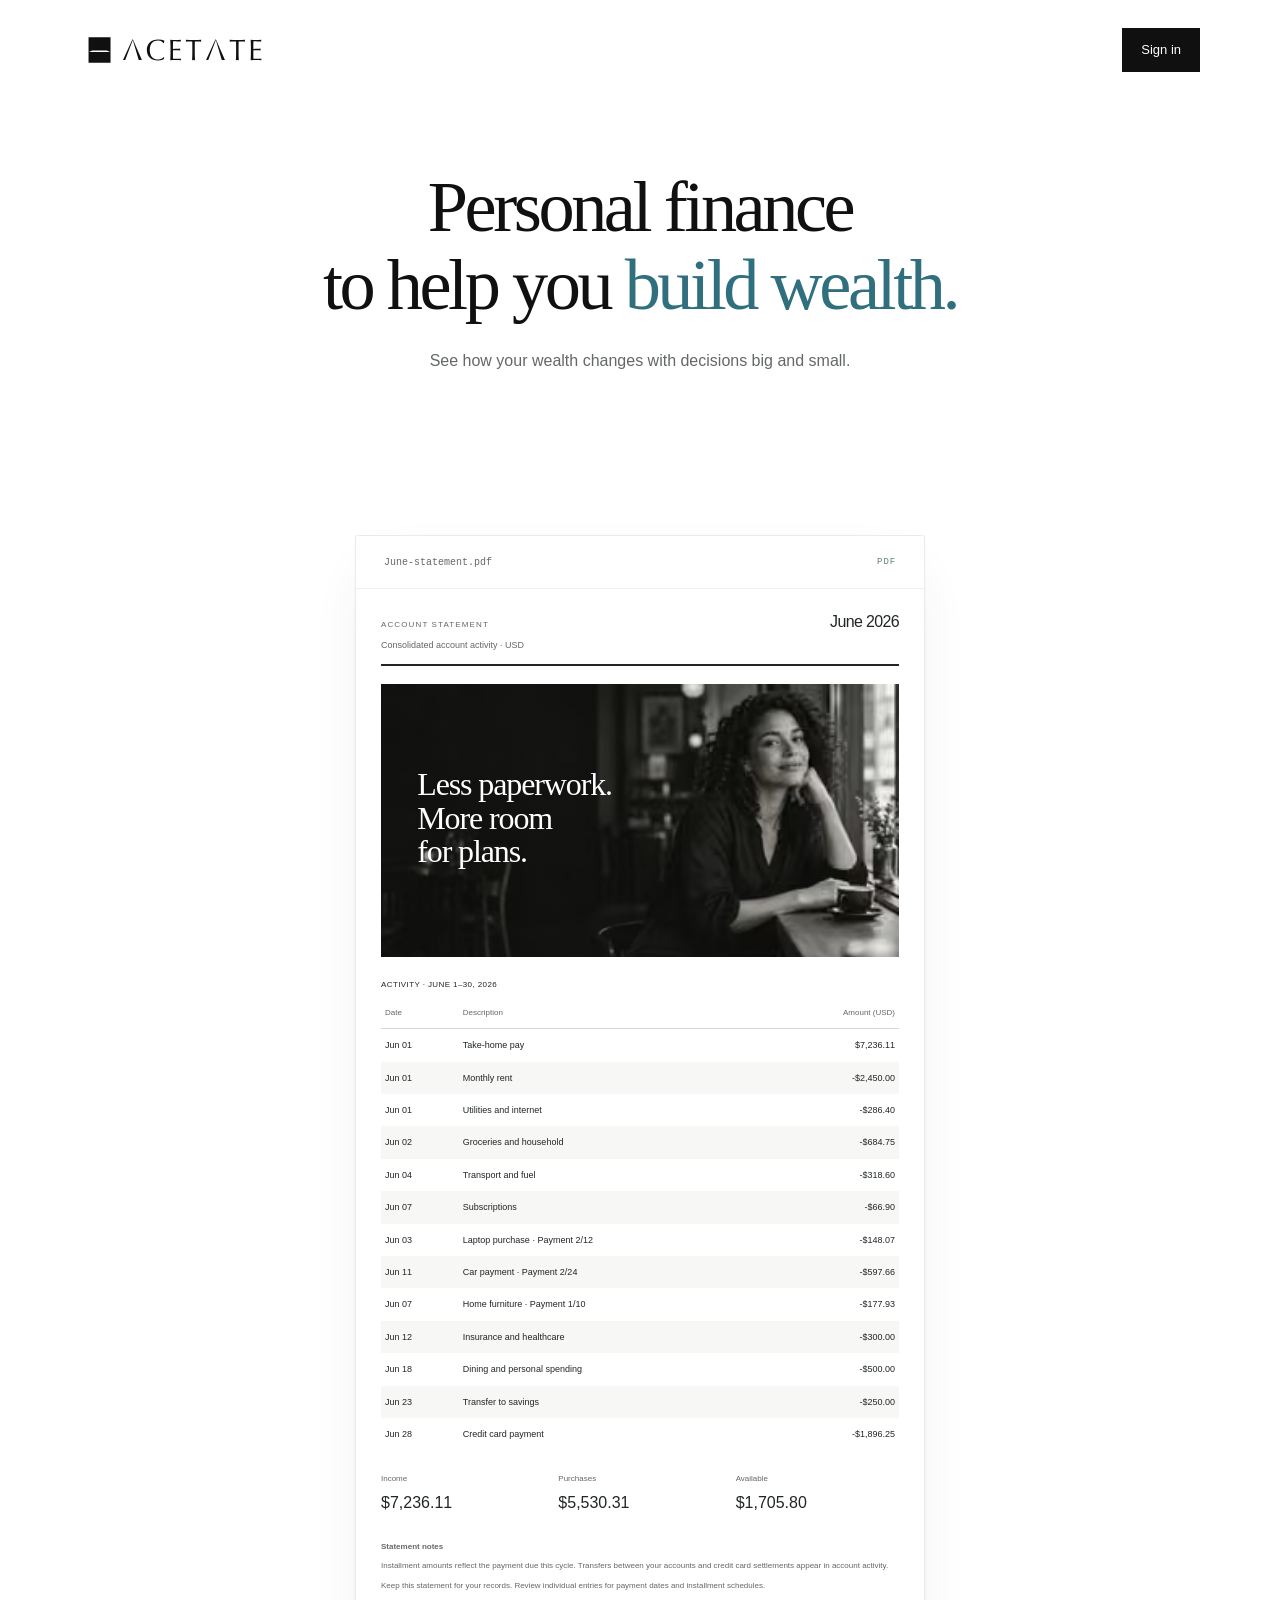
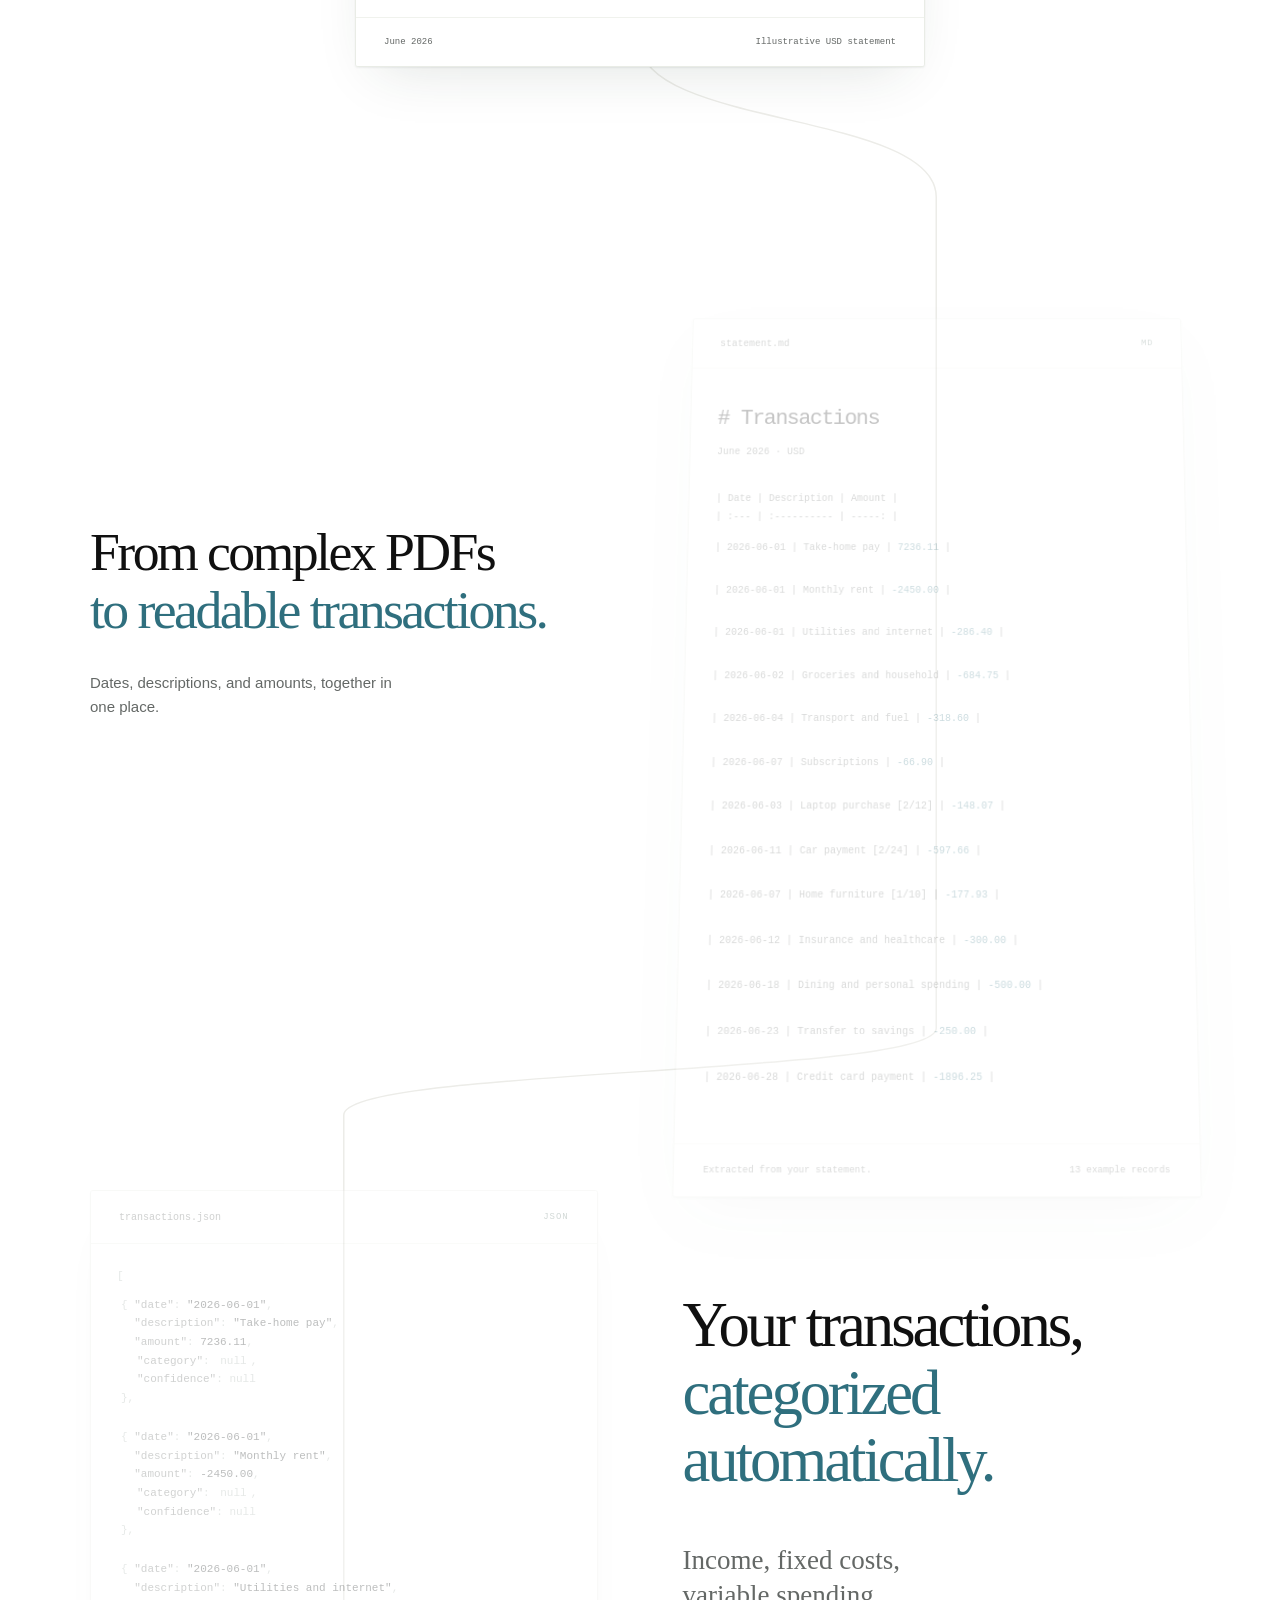
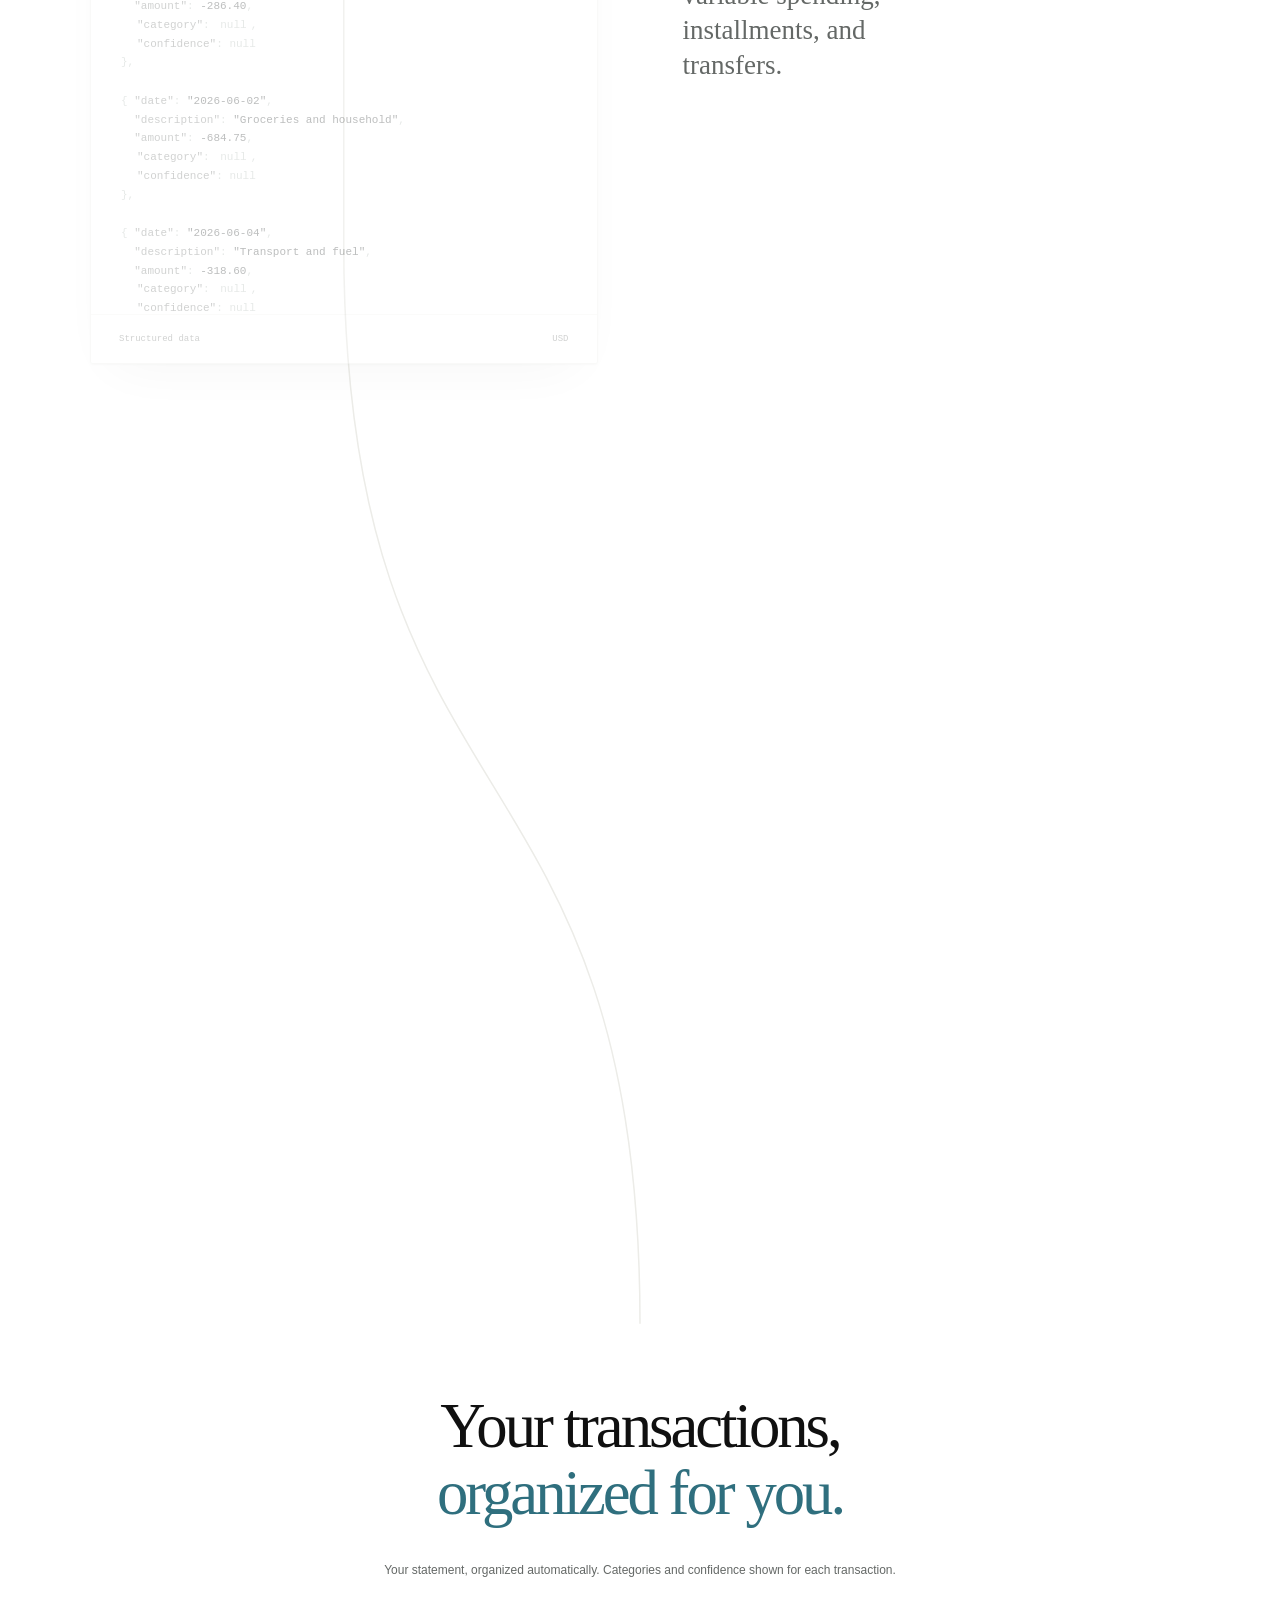
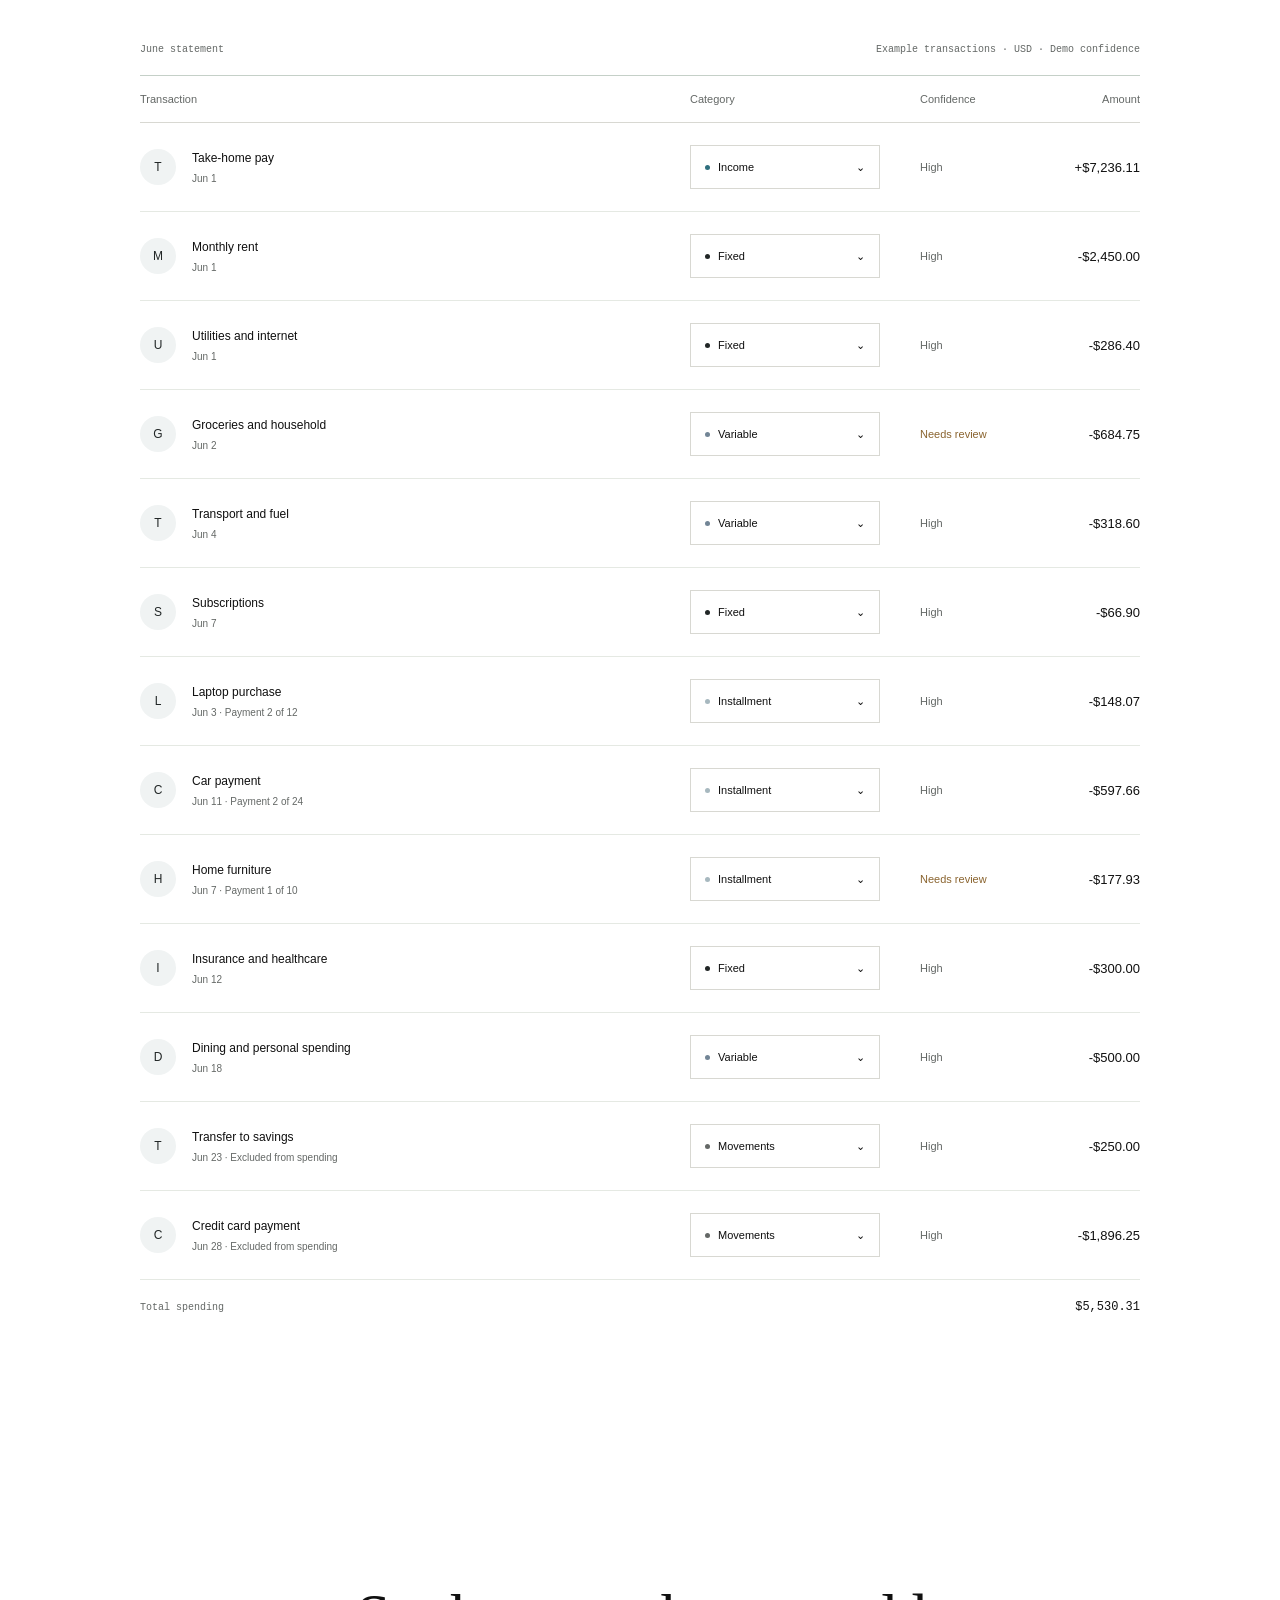
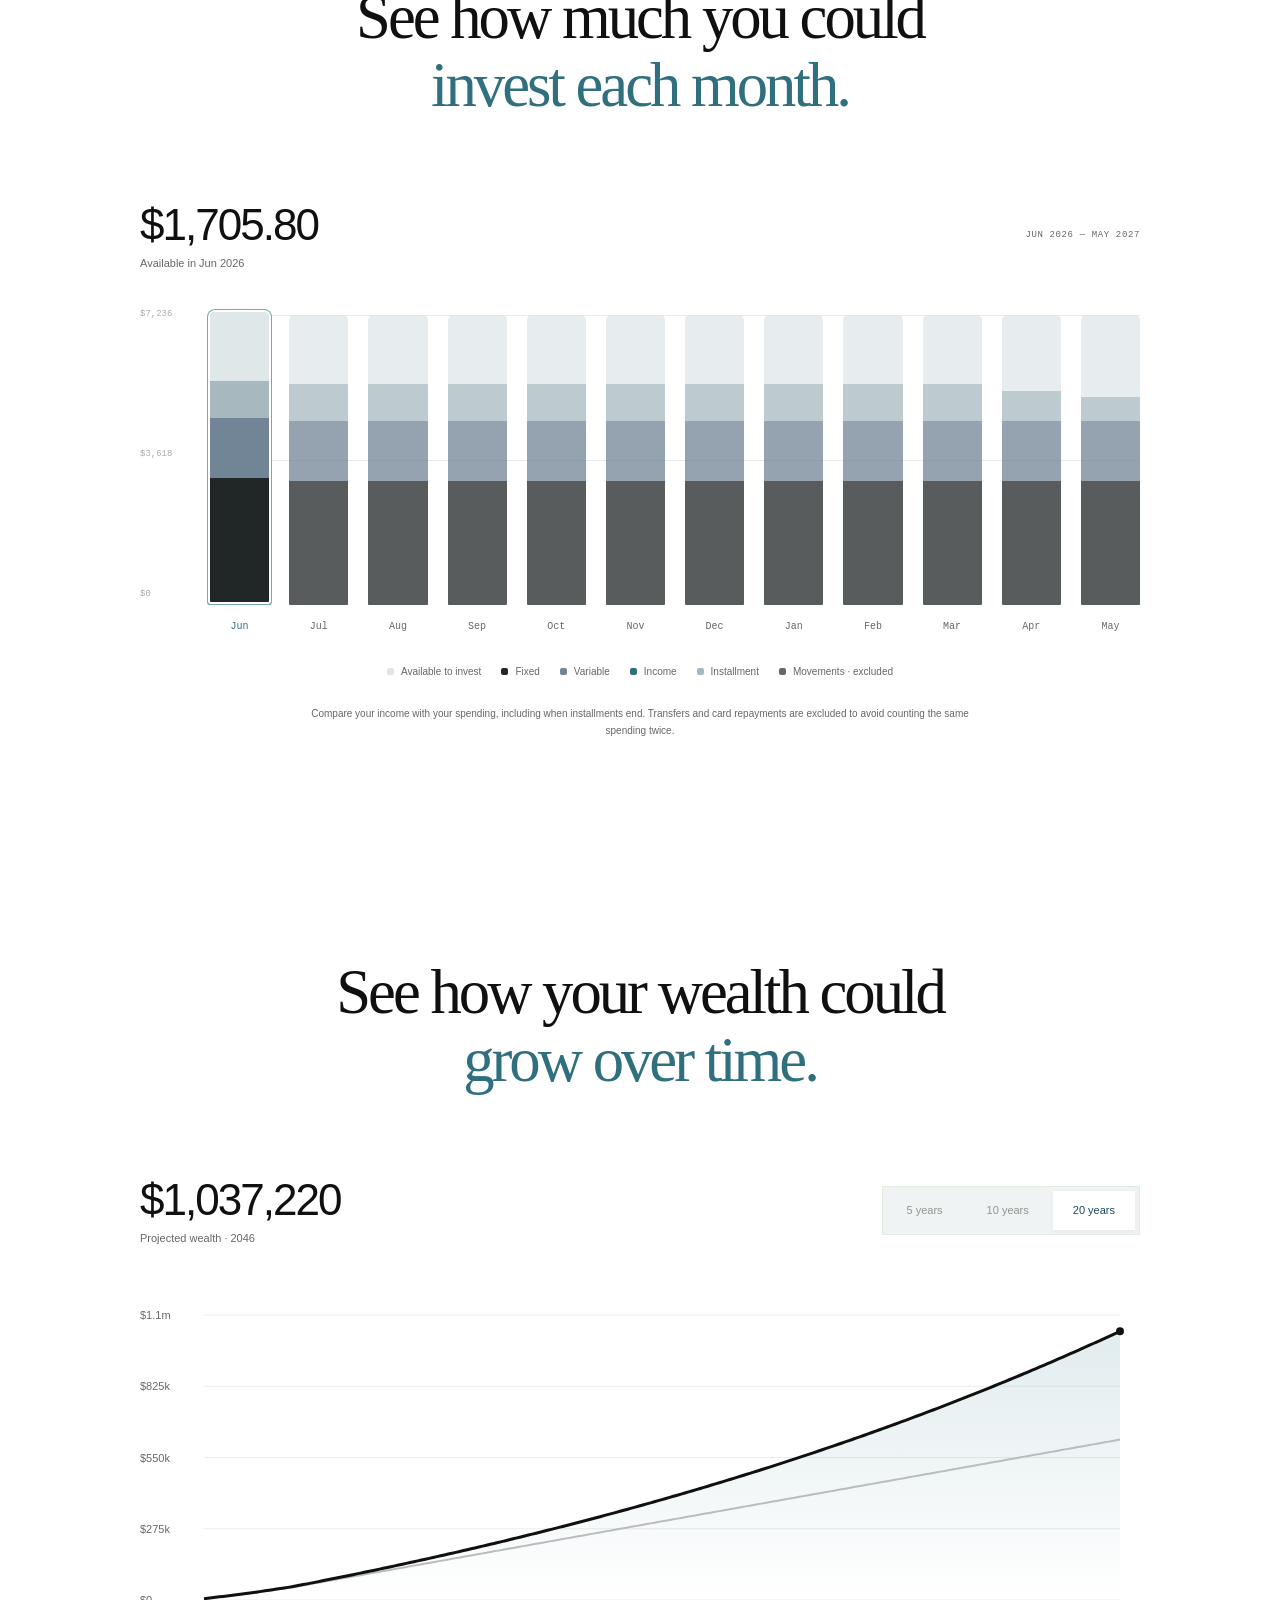
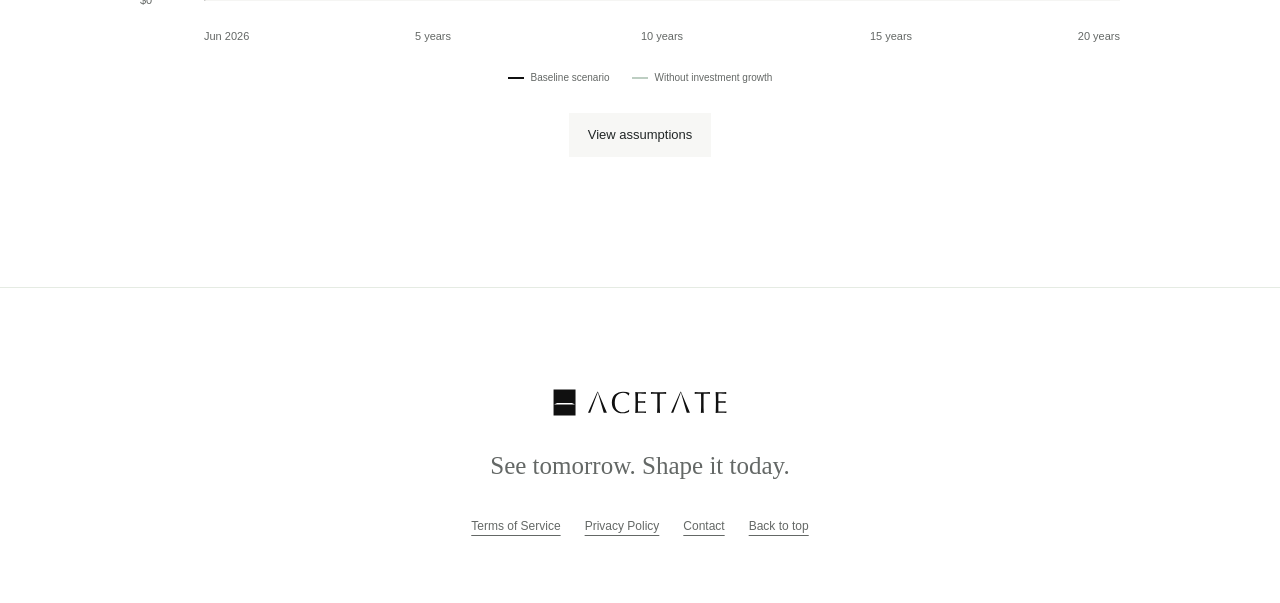
<file: index.html>
<!doctype html>
<html lang="en"><head><meta charset="utf-8"><meta name="viewport" content="width=device-width,initial-scale=1"><meta name="referrer" content="no-referrer"><meta name="theme-color" content="#ffffff"><meta name="description" content="Acetate is a personal finance app to help you build wealth. Turn statements into organized transactions and see how today’s decisions could shape your future."><title>Acetate | Personal Finance to Help You Build Wealth</title><link rel="stylesheet" href="landing.css"><link rel="stylesheet" href="navigation.css">
<link rel="canonical" href="https://www.acetate.me/">
<meta property="og:type" content="website">
<meta property="og:site_name" content="Acetate">
<meta property="og:title" content="Acetate | Personal Finance to Help You Build Wealth">
<meta property="og:description" content="Acetate is a personal finance app to help you build wealth. Turn statements into organized transactions and see how today’s decisions could shape your future.">
<meta property="og:url" content="https://www.acetate.me/">
<meta name="twitter:card" content="summary_large_image">
<meta name="twitter:title" content="Acetate | Personal Finance to Help You Build Wealth">
<meta name="twitter:description" content="Acetate is a personal finance app to help you build wealth. Turn statements into organized transactions and see how today’s decisions could shape your future.">
<meta property="og:image" content="https://www.acetate.me/assets/acetate-social-en.png">
<meta property="og:image:width" content="1200">
<meta property="og:image:height" content="630">
<meta property="og:image:alt" content="Acetate. Personal finance to help you build wealth.">
<meta name="twitter:image" content="https://www.acetate.me/assets/acetate-social-en.png">
<meta name="twitter:image:alt" content="Acetate. Personal finance to help you build wealth.">
<script type="application/ld+json">{"@context": "https://schema.org", "@graph": [{"@type": "Organization", "@id": "https://www.acetate.me/#organization", "name": "Acetate", "url": "https://www.acetate.me/", "logo": "https://www.acetate.me/assets/acetate.svg", "email": "gabriel@gabrr.app", "founder": {"@id": "https://www.acetate.me/contact#gabriel"}}, {"@type": "WebSite", "@id": "https://www.acetate.me/#website", "url": "https://www.acetate.me/", "name": "Acetate", "inLanguage": "en", "publisher": {"@id": "https://www.acetate.me/#organization"}}]}</script>
<link rel="icon" type="image/png" sizes="16x16" href="assets/sightline-favicon-16.png"><link rel="icon" type="image/png" sizes="32x32" href="assets/sightline-favicon-32.png"><link rel="icon" type="image/png" sizes="48x48" href="assets/sightline-favicon-48.png"><link rel="icon" type="image/svg+xml" sizes="any" href="assets/favicon.svg?v=2">
<link rel="stylesheet" href="sign-in.css">
</head>
<body><a class="skip" href="#main">Skip to content</a><header class="site-header"><a href="#main" aria-label="Acetate home"><img src="assets/acetate.svg" alt="Acetate" width="144" height="30"></a><a class="app-login nav-button nav-signin" href="#sign-in" aria-haspopup="dialog">Sign in</a></header>
<main id="main"><div class="flow" id="flow"><svg class="thread" id="thread" aria-hidden="true"><path id="thread-base"/><path id="thread-color"/><circle id="thread-tip" r="4"/></svg>
<section class="hero"><h1>Personal finance<br>to help you <em>build wealth.</em></h1><p class="hero-subtitle">See how your wealth changes with decisions big and small.</p><div class="paper-anchor hero-anchor" id="pdf-anchor"><figure class="paper pdf-paper" id="pdf-paper"><figcaption><span>June-statement.pdf</span><span class="format">PDF</span></figcaption><div class="demo-statement" data-nosnippet aria-label="Example consolidated statement in English and US dollars"><div class="statement-heading"><span>ACCOUNT STATEMENT</span><strong>June 2026</strong><small>Consolidated account activity · USD</small></div><div class="statement-editorial"><picture><source type="image/avif" srcset="assets/statement-editorial-320.avif 320w, assets/statement-editorial-480.avif 480w, assets/statement-editorial-640.avif 640w, assets/statement-editorial-960.avif 960w, assets/statement-editorial-1440.avif 1440w" sizes="(max-width: 609px) calc(82vw - 34px), (max-width: 760px) 466px, (min-width: 1500px) 578px, 518px"><img src="assets/statement-editorial-960.webp" srcset="assets/statement-editorial-320.webp 320w, assets/statement-editorial-480.webp 480w, assets/statement-editorial-640.webp 640w, assets/statement-editorial-960.webp 960w, assets/statement-editorial-1440.webp 1440w" sizes="(max-width: 609px) calc(82vw - 34px), (max-width: 760px) 466px, (min-width: 1500px) 578px, 518px" decoding="async" alt="Black-and-white lifestyle photograph of a woman at a café, part of the statement’s promotional layout" width="1536" height="1024" fetchpriority="high"></picture><div class="statement-editorial-copy"><strong>Less paperwork.<br>More room<br>for plans.</strong></div></div><div class="statement-period">ACTIVITY · JUNE 1–30, 2026</div><table class="statement-table"><thead><tr><th>Date</th><th>Description</th><th>Amount (USD)</th></tr></thead><tbody id="statement-rows"><!--demo:statement-rows--><tr><td>Jun 01</td><td>Take-home pay</td><td>$7,236.11</td></tr><tr><td>Jun 01</td><td>Monthly rent</td><td>-$2,450.00</td></tr><tr><td>Jun 01</td><td>Utilities and internet</td><td>-$286.40</td></tr><tr><td>Jun 02</td><td>Groceries and household</td><td>-$684.75</td></tr><tr><td>Jun 04</td><td>Transport and fuel</td><td>-$318.60</td></tr><tr><td>Jun 07</td><td>Subscriptions</td><td>-$66.90</td></tr><tr><td>Jun 03</td><td>Laptop purchase · Payment 2/12</td><td>-$148.07</td></tr><tr><td>Jun 11</td><td>Car payment · Payment 2/24</td><td>-$597.66</td></tr><tr><td>Jun 07</td><td>Home furniture · Payment 1/10</td><td>-$177.93</td></tr><tr><td>Jun 12</td><td>Insurance and healthcare</td><td>-$300.00</td></tr><tr><td>Jun 18</td><td>Dining and personal spending</td><td>-$500.00</td></tr><tr><td>Jun 23</td><td>Transfer to savings</td><td>-$250.00</td></tr><tr><td>Jun 28</td><td>Credit card payment</td><td>-$1,896.25</td></tr><!--/demo:statement-rows--></tbody></table><div class="statement-summary"><span>Income<strong id="statement-income"><!--demo:statement-income-->$7,236.11<!--/demo:statement-income--></strong></span><span>Purchases<strong id="statement-purchases"><!--demo:statement-purchases-->$5,530.31<!--/demo:statement-purchases--></strong></span><span>Available<strong id="statement-available"><!--demo:statement-available-->$1,705.80<!--/demo:statement-available--></strong></span></div><div class="statement-terms"><strong>Statement notes</strong><p>Installment amounts reflect the payment due this cycle. Transfers between your accounts and credit card settlements appear in account activity.</p><p>Keep this statement for your records. Review individual entries for payment dates and installment schedules.</p></div></div><div class="paper-bottom">June 2026 <span>Illustrative USD statement</span></div></figure></div></section>
<section class="chapter text-chapter"><div class="chapter-layout"><div class="chapter-copy reveal"><h2>From complex PDFs<br><em>to readable transactions.</em></h2><p class="chapter-description">Dates, descriptions, and amounts, together in one place.</p></div><div class="paper-anchor" id="markdown-anchor"><article class="paper code-paper lift" id="markdown-paper" aria-label="Markdown extracted from the statement"><div class="paper-label"><span>statement.md</span><span class="format">MD</span></div><div class="markdown"><div class="md-heading"># Transactions</div><div class="md-meta">June 2026 · USD</div><div class="md-rule">| Date | Description | Amount |<br>| :--- | :---------- | -----: |</div><div id="markdown-lines" data-nosnippet><!--demo:markdown-lines--><div class="md-row">| 2026-06-01 | Take-home pay | <span>7236.11</span> |</div><div class="md-row">| 2026-06-01 | Monthly rent | <span>-2450.00</span> |</div><div class="md-row">| 2026-06-01 | Utilities and internet | <span>-286.40</span> |</div><div class="md-row">| 2026-06-02 | Groceries and household | <span>-684.75</span> |</div><div class="md-row">| 2026-06-04 | Transport and fuel | <span>-318.60</span> |</div><div class="md-row">| 2026-06-07 | Subscriptions | <span>-66.90</span> |</div><div class="md-row">| 2026-06-03 | Laptop purchase [2/12] | <span>-148.07</span> |</div><div class="md-row">| 2026-06-11 | Car payment [2/24] | <span>-597.66</span> |</div><div class="md-row">| 2026-06-07 | Home furniture [1/10] | <span>-177.93</span> |</div><div class="md-row">| 2026-06-12 | Insurance and healthcare | <span>-300.00</span> |</div><div class="md-row">| 2026-06-18 | Dining and personal spending | <span>-500.00</span> |</div><div class="md-row">| 2026-06-23 | Transfer to savings | <span>-250.00</span> |</div><div class="md-row">| 2026-06-28 | Credit card payment | <span>-1896.25</span> |</div><!--/demo:markdown-lines--></div></div><div class="paper-bottom">Extracted from your statement.<span id="record-count"><!--demo:record-count-->13 example records<!--/demo:record-count--></span></div></article></div></div></section>
<section class="json-chapter" id="json-chapter"><div class="json-sticky"><div class="chapter-layout reverse"><div class="paper-anchor" id="json-anchor"><article class="paper code-paper json-paper" id="json-paper" aria-label="Structured transactions, categorized one at a time"><div class="paper-label"><span>transactions.json</span><span class="format">JSON</span></div><div class="json-code"><span class="bracket">[</span><div id="json-records" data-nosnippet><!--demo:json-records--><div class="json-record" data-index="0">{ <span class="json-key">"date"</span>: <span class="json-value">"2026-06-01"</span>,<br>&nbsp; <span class="json-key">"description"</span>: <span class="json-value">"Take-home pay"</span>,<br>&nbsp; <span class="json-key">"amount"</span>: <span class="json-value">7236.11</span>,<div class="json-category"><span class="json-key">"category"</span>: <span class="category-value">"Income"</span>,</div><div class="json-category"><span class="json-key">"confidence"</span>: <span class="json-confidence">"high"</span></div>}<span>,</span></div><div class="json-record" data-index="1">{ <span class="json-key">"date"</span>: <span class="json-value">"2026-06-01"</span>,<br>&nbsp; <span class="json-key">"description"</span>: <span class="json-value">"Monthly rent"</span>,<br>&nbsp; <span class="json-key">"amount"</span>: <span class="json-value">-2450.00</span>,<div class="json-category"><span class="json-key">"category"</span>: <span class="category-value">"Fixed"</span>,</div><div class="json-category"><span class="json-key">"confidence"</span>: <span class="json-confidence">"high"</span></div>}<span>,</span></div><div class="json-record" data-index="2">{ <span class="json-key">"date"</span>: <span class="json-value">"2026-06-01"</span>,<br>&nbsp; <span class="json-key">"description"</span>: <span class="json-value">"Utilities and internet"</span>,<br>&nbsp; <span class="json-key">"amount"</span>: <span class="json-value">-286.40</span>,<div class="json-category"><span class="json-key">"category"</span>: <span class="category-value">"Fixed"</span>,</div><div class="json-category"><span class="json-key">"confidence"</span>: <span class="json-confidence">"high"</span></div>}<span>,</span></div><div class="json-record" data-index="3">{ <span class="json-key">"date"</span>: <span class="json-value">"2026-06-02"</span>,<br>&nbsp; <span class="json-key">"description"</span>: <span class="json-value">"Groceries and household"</span>,<br>&nbsp; <span class="json-key">"amount"</span>: <span class="json-value">-684.75</span>,<div class="json-category"><span class="json-key">"category"</span>: <span class="category-value">"Variable"</span>,</div><div class="json-category"><span class="json-key">"confidence"</span>: <span class="json-confidence">"review"</span></div>}<span>,</span></div><div class="json-record" data-index="4">{ <span class="json-key">"date"</span>: <span class="json-value">"2026-06-04"</span>,<br>&nbsp; <span class="json-key">"description"</span>: <span class="json-value">"Transport and fuel"</span>,<br>&nbsp; <span class="json-key">"amount"</span>: <span class="json-value">-318.60</span>,<div class="json-category"><span class="json-key">"category"</span>: <span class="category-value">"Variable"</span>,</div><div class="json-category"><span class="json-key">"confidence"</span>: <span class="json-confidence">"high"</span></div>}<span>,</span></div><div class="json-record" data-index="5">{ <span class="json-key">"date"</span>: <span class="json-value">"2026-06-07"</span>,<br>&nbsp; <span class="json-key">"description"</span>: <span class="json-value">"Subscriptions"</span>,<br>&nbsp; <span class="json-key">"amount"</span>: <span class="json-value">-66.90</span>,<div class="json-category"><span class="json-key">"category"</span>: <span class="category-value">"Fixed"</span>,</div><div class="json-category"><span class="json-key">"confidence"</span>: <span class="json-confidence">"high"</span></div>}<span>,</span></div><div class="json-record" data-index="6">{ <span class="json-key">"date"</span>: <span class="json-value">"2026-06-03"</span>,<br>&nbsp; <span class="json-key">"description"</span>: <span class="json-value">"Laptop purchase"</span>,<br>&nbsp; <span class="json-key">"amount"</span>: <span class="json-value">-148.07</span>,<br>&nbsp; <span class="json-key">"installment"</span>: <span class="json-value">{ "current": 2, "total": 12 }</span>,<br><div class="json-category"><span class="json-key">"category"</span>: <span class="category-value">"Installment"</span>,</div><div class="json-category"><span class="json-key">"confidence"</span>: <span class="json-confidence">"high"</span></div>}<span>,</span></div><div class="json-record" data-index="7">{ <span class="json-key">"date"</span>: <span class="json-value">"2026-06-11"</span>,<br>&nbsp; <span class="json-key">"description"</span>: <span class="json-value">"Car payment"</span>,<br>&nbsp; <span class="json-key">"amount"</span>: <span class="json-value">-597.66</span>,<br>&nbsp; <span class="json-key">"installment"</span>: <span class="json-value">{ "current": 2, "total": 24 }</span>,<br><div class="json-category"><span class="json-key">"category"</span>: <span class="category-value">"Installment"</span>,</div><div class="json-category"><span class="json-key">"confidence"</span>: <span class="json-confidence">"high"</span></div>}<span>,</span></div><div class="json-record" data-index="8">{ <span class="json-key">"date"</span>: <span class="json-value">"2026-06-07"</span>,<br>&nbsp; <span class="json-key">"description"</span>: <span class="json-value">"Home furniture"</span>,<br>&nbsp; <span class="json-key">"amount"</span>: <span class="json-value">-177.93</span>,<br>&nbsp; <span class="json-key">"installment"</span>: <span class="json-value">{ "current": 1, "total": 10 }</span>,<br><div class="json-category"><span class="json-key">"category"</span>: <span class="category-value">"Installment"</span>,</div><div class="json-category"><span class="json-key">"confidence"</span>: <span class="json-confidence">"review"</span></div>}<span>,</span></div><div class="json-record" data-index="9">{ <span class="json-key">"date"</span>: <span class="json-value">"2026-06-12"</span>,<br>&nbsp; <span class="json-key">"description"</span>: <span class="json-value">"Insurance and healthcare"</span>,<br>&nbsp; <span class="json-key">"amount"</span>: <span class="json-value">-300.00</span>,<div class="json-category"><span class="json-key">"category"</span>: <span class="category-value">"Fixed"</span>,</div><div class="json-category"><span class="json-key">"confidence"</span>: <span class="json-confidence">"high"</span></div>}<span>,</span></div><div class="json-record" data-index="10">{ <span class="json-key">"date"</span>: <span class="json-value">"2026-06-18"</span>,<br>&nbsp; <span class="json-key">"description"</span>: <span class="json-value">"Dining and personal spending"</span>,<br>&nbsp; <span class="json-key">"amount"</span>: <span class="json-value">-500.00</span>,<div class="json-category"><span class="json-key">"category"</span>: <span class="category-value">"Variable"</span>,</div><div class="json-category"><span class="json-key">"confidence"</span>: <span class="json-confidence">"high"</span></div>}<span>,</span></div><div class="json-record" data-index="11">{ <span class="json-key">"date"</span>: <span class="json-value">"2026-06-23"</span>,<br>&nbsp; <span class="json-key">"description"</span>: <span class="json-value">"Transfer to savings"</span>,<br>&nbsp; <span class="json-key">"amount"</span>: <span class="json-value">-250.00</span>,<div class="json-category"><span class="json-key">"category"</span>: <span class="category-value">"Movements"</span>,</div><div class="json-category"><span class="json-key">"confidence"</span>: <span class="json-confidence">"high"</span></div>}<span>,</span></div><div class="json-record" data-index="12">{ <span class="json-key">"date"</span>: <span class="json-value">"2026-06-28"</span>,<br>&nbsp; <span class="json-key">"description"</span>: <span class="json-value">"Credit card payment"</span>,<br>&nbsp; <span class="json-key">"amount"</span>: <span class="json-value">-1896.25</span>,<div class="json-category"><span class="json-key">"category"</span>: <span class="category-value">"Movements"</span>,</div><div class="json-category"><span class="json-key">"confidence"</span>: <span class="json-confidence">"high"</span></div>}<span></span></div><!--/demo:json-records--></div><span class="bracket">]</span></div><div class="paper-bottom"><span id="record-progress">Structured data</span><span>USD</span></div></article></div><div class="chapter-copy"><h2 class="reveal">Your transactions,<br><em>categorized automatically.</em></h2><p class="category-caption" id="category-caption">Income, fixed costs, variable spending, installments, and transfers.</p></div></div></div></section>
<section class="list-section" id="list-section"><div class="section-heading reveal"><h2>Your transactions,<br><em>organized for you.</em></h2></div><p class="category-intro">Your statement, organized automatically. Categories and confidence shown for each transaction.</p><div class="transaction-list" id="list-anchor"><div class="list-header"><span>June statement</span><span>Example transactions · USD · Demo confidence</span></div><div class="transaction-columns" aria-hidden="true"><span>Transaction</span><span>Category</span><span>Confidence</span><span>Amount</span></div><div id="transaction-rows" data-nosnippet role="list"><!--demo:transaction-rows--><div class="transaction-row " role="listitem"><span class="merchant-mark" aria-hidden="true">T</span><div class="transaction-detail"><strong>Take-home pay</strong><small>Jun 1</small></div><button disabled class="category-edit" data-transaction="0" aria-label="Change category for Take-home pay, currently Income" aria-haspopup="dialog"><i style="background:#2f6f7e"></i>Income<span aria-hidden="true">⌄</span></button><span class="confidence ">High<span class="mobile-confidence"> confidence</span></span><span class="amount">+$7,236.11</span></div><div class="transaction-row " role="listitem"><span class="merchant-mark" aria-hidden="true">M</span><div class="transaction-detail"><strong>Monthly rent</strong><small>Jun 1</small></div><button disabled class="category-edit" data-transaction="1" aria-label="Change category for Monthly rent, currently Fixed" aria-haspopup="dialog"><i style="background:#212626"></i>Fixed<span aria-hidden="true">⌄</span></button><span class="confidence ">High<span class="mobile-confidence"> confidence</span></span><span class="amount">-$2,450.00</span></div><div class="transaction-row " role="listitem"><span class="merchant-mark" aria-hidden="true">U</span><div class="transaction-detail"><strong>Utilities and internet</strong><small>Jun 1</small></div><button disabled class="category-edit" data-transaction="2" aria-label="Change category for Utilities and internet, currently Fixed" aria-haspopup="dialog"><i style="background:#212626"></i>Fixed<span aria-hidden="true">⌄</span></button><span class="confidence ">High<span class="mobile-confidence"> confidence</span></span><span class="amount">-$286.40</span></div><div class="transaction-row " role="listitem"><span class="merchant-mark" aria-hidden="true">G</span><div class="transaction-detail"><strong>Groceries and household</strong><small>Jun 2</small></div><button disabled class="category-edit" data-transaction="3" aria-label="Change category for Groceries and household, currently Variable" aria-haspopup="dialog"><i style="background:#728596"></i>Variable<span aria-hidden="true">⌄</span></button><span class="confidence needs-review">Needs review</span><span class="amount">-$684.75</span></div><div class="transaction-row " role="listitem"><span class="merchant-mark" aria-hidden="true">T</span><div class="transaction-detail"><strong>Transport and fuel</strong><small>Jun 4</small></div><button disabled class="category-edit" data-transaction="4" aria-label="Change category for Transport and fuel, currently Variable" aria-haspopup="dialog"><i style="background:#728596"></i>Variable<span aria-hidden="true">⌄</span></button><span class="confidence ">High<span class="mobile-confidence"> confidence</span></span><span class="amount">-$318.60</span></div><div class="transaction-row " role="listitem"><span class="merchant-mark" aria-hidden="true">S</span><div class="transaction-detail"><strong>Subscriptions</strong><small>Jun 7</small></div><button disabled class="category-edit" data-transaction="5" aria-label="Change category for Subscriptions, currently Fixed" aria-haspopup="dialog"><i style="background:#212626"></i>Fixed<span aria-hidden="true">⌄</span></button><span class="confidence ">High<span class="mobile-confidence"> confidence</span></span><span class="amount">-$66.90</span></div><div class="transaction-row " role="listitem"><span class="merchant-mark" aria-hidden="true">L</span><div class="transaction-detail"><strong>Laptop purchase</strong><small>Jun 3 · Payment 2 of 12</small></div><button disabled class="category-edit" data-transaction="6" aria-label="Change category for Laptop purchase, currently Installment" aria-haspopup="dialog"><i style="background:#a7b8bf"></i>Installment<span aria-hidden="true">⌄</span></button><span class="confidence ">High<span class="mobile-confidence"> confidence</span></span><span class="amount">-$148.07</span></div><div class="transaction-row " role="listitem"><span class="merchant-mark" aria-hidden="true">C</span><div class="transaction-detail"><strong>Car payment</strong><small>Jun 11 · Payment 2 of 24</small></div><button disabled class="category-edit" data-transaction="7" aria-label="Change category for Car payment, currently Installment" aria-haspopup="dialog"><i style="background:#a7b8bf"></i>Installment<span aria-hidden="true">⌄</span></button><span class="confidence ">High<span class="mobile-confidence"> confidence</span></span><span class="amount">-$597.66</span></div><div class="transaction-row " role="listitem"><span class="merchant-mark" aria-hidden="true">H</span><div class="transaction-detail"><strong>Home furniture</strong><small>Jun 7 · Payment 1 of 10</small></div><button disabled class="category-edit" data-transaction="8" aria-label="Change category for Home furniture, currently Installment" aria-haspopup="dialog"><i style="background:#a7b8bf"></i>Installment<span aria-hidden="true">⌄</span></button><span class="confidence needs-review">Needs review</span><span class="amount">-$177.93</span></div><div class="transaction-row " role="listitem"><span class="merchant-mark" aria-hidden="true">I</span><div class="transaction-detail"><strong>Insurance and healthcare</strong><small>Jun 12</small></div><button disabled class="category-edit" data-transaction="9" aria-label="Change category for Insurance and healthcare, currently Fixed" aria-haspopup="dialog"><i style="background:#212626"></i>Fixed<span aria-hidden="true">⌄</span></button><span class="confidence ">High<span class="mobile-confidence"> confidence</span></span><span class="amount">-$300.00</span></div><div class="transaction-row " role="listitem"><span class="merchant-mark" aria-hidden="true">D</span><div class="transaction-detail"><strong>Dining and personal spending</strong><small>Jun 18</small></div><button disabled class="category-edit" data-transaction="10" aria-label="Change category for Dining and personal spending, currently Variable" aria-haspopup="dialog"><i style="background:#728596"></i>Variable<span aria-hidden="true">⌄</span></button><span class="confidence ">High<span class="mobile-confidence"> confidence</span></span><span class="amount">-$500.00</span></div><div class="transaction-row " role="listitem"><span class="merchant-mark" aria-hidden="true">T</span><div class="transaction-detail"><strong>Transfer to savings</strong><small>Jun 23 · Excluded from spending</small></div><button disabled class="category-edit" data-transaction="11" aria-label="Change category for Transfer to savings, currently Movements" aria-haspopup="dialog"><i style="background:#646866"></i>Movements<span aria-hidden="true">⌄</span></button><span class="confidence ">High<span class="mobile-confidence"> confidence</span></span><span class="amount">-$250.00</span></div><div class="transaction-row " role="listitem"><span class="merchant-mark" aria-hidden="true">C</span><div class="transaction-detail"><strong>Credit card payment</strong><small>Jun 28 · Excluded from spending</small></div><button disabled class="category-edit" data-transaction="12" aria-label="Change category for Credit card payment, currently Movements" aria-haspopup="dialog"><i style="background:#646866"></i>Movements<span aria-hidden="true">⌄</span></button><span class="confidence ">High<span class="mobile-confidence"> confidence</span></span><span class="amount">-$1,896.25</span></div><!--/demo:transaction-rows--></div><div class="list-footer"><span>Total spending</span><strong id="transaction-total"><!--demo:transaction-total-->$5,530.31<!--/demo:transaction-total--></strong></div></div></section>
</div>
<section class="capacity-section chart-section" id="capacity-section"><div class="section-heading reveal"><h2>See how much you could<br><em>invest each month.</em></h2></div><div class="chart-frame reveal"><div class="chart-top"><div><div class="metric" id="capacity-value"><!--demo:capacity-value-->$1,705.80<!--/demo:capacity-value--></div><div class="metric-label" id="capacity-label"><!--demo:capacity-label-->Available in Jun 2026<!--/demo:capacity-label--></div></div><span class="chart-period">JUN 2026 — MAY 2027</span></div><div class="capacity-chart"><div class="y-axis"><span>$7,236</span><span>$3,618</span><span>$0</span></div><div class="month-bars" id="month-bars" role="group" aria-label="Monthly categories and investment capacity"><!--demo:month-bars--><button disabled class="month-bar" data-month="0" aria-pressed="true" aria-label="Jun: $5,530.31 spending, $1,705.80 available to invest"><span class="bar-stack" aria-hidden="true"><span class="bar-segment bar-available" style="height:23.573439320297787%"></span><span class="bar-segment" style="height:12.764593130839637%;background:#a7b8bf"></span><span class="bar-segment" style="height:20.77566537822117%;background:#728596"></span><span class="bar-segment" style="height:42.88630217064141%;background:#212626"></span></span><span class="month-label">Jun</span></button><button disabled class="month-bar" data-month="1" aria-pressed="false" aria-label="Jul: $5,530.31 spending, $1,705.80 available to invest"><span class="bar-stack" aria-hidden="true"><span class="bar-segment bar-available" style="height:23.573439320297787%"></span><span class="bar-segment" style="height:12.764593130839637%;background:#a7b8bf"></span><span class="bar-segment" style="height:20.77566537822117%;background:#728596"></span><span class="bar-segment" style="height:42.88630217064141%;background:#212626"></span></span><span class="month-label">Jul</span></button><button disabled class="month-bar" data-month="2" aria-pressed="false" aria-label="Aug: $5,530.31 spending, $1,705.80 available to invest"><span class="bar-stack" aria-hidden="true"><span class="bar-segment bar-available" style="height:23.573439320297787%"></span><span class="bar-segment" style="height:12.764593130839637%;background:#a7b8bf"></span><span class="bar-segment" style="height:20.77566537822117%;background:#728596"></span><span class="bar-segment" style="height:42.88630217064141%;background:#212626"></span></span><span class="month-label">Aug</span></button><button disabled class="month-bar" data-month="3" aria-pressed="false" aria-label="Sep: $5,530.31 spending, $1,705.80 available to invest"><span class="bar-stack" aria-hidden="true"><span class="bar-segment bar-available" style="height:23.573439320297787%"></span><span class="bar-segment" style="height:12.764593130839637%;background:#a7b8bf"></span><span class="bar-segment" style="height:20.77566537822117%;background:#728596"></span><span class="bar-segment" style="height:42.88630217064141%;background:#212626"></span></span><span class="month-label">Sep</span></button><button disabled class="month-bar" data-month="4" aria-pressed="false" aria-label="Oct: $5,530.31 spending, $1,705.80 available to invest"><span class="bar-stack" aria-hidden="true"><span class="bar-segment bar-available" style="height:23.573439320297787%"></span><span class="bar-segment" style="height:12.764593130839637%;background:#a7b8bf"></span><span class="bar-segment" style="height:20.77566537822117%;background:#728596"></span><span class="bar-segment" style="height:42.88630217064141%;background:#212626"></span></span><span class="month-label">Oct</span></button><button disabled class="month-bar" data-month="5" aria-pressed="false" aria-label="Nov: $5,530.31 spending, $1,705.80 available to invest"><span class="bar-stack" aria-hidden="true"><span class="bar-segment bar-available" style="height:23.573439320297787%"></span><span class="bar-segment" style="height:12.764593130839637%;background:#a7b8bf"></span><span class="bar-segment" style="height:20.77566537822117%;background:#728596"></span><span class="bar-segment" style="height:42.88630217064141%;background:#212626"></span></span><span class="month-label">Nov</span></button><button disabled class="month-bar" data-month="6" aria-pressed="false" aria-label="Dec: $5,530.31 spending, $1,705.80 available to invest"><span class="bar-stack" aria-hidden="true"><span class="bar-segment bar-available" style="height:23.573439320297787%"></span><span class="bar-segment" style="height:12.764593130839637%;background:#a7b8bf"></span><span class="bar-segment" style="height:20.77566537822117%;background:#728596"></span><span class="bar-segment" style="height:42.88630217064141%;background:#212626"></span></span><span class="month-label">Dec</span></button><button disabled class="month-bar" data-month="7" aria-pressed="false" aria-label="Jan: $5,530.31 spending, $1,705.80 available to invest"><span class="bar-stack" aria-hidden="true"><span class="bar-segment bar-available" style="height:23.573439320297787%"></span><span class="bar-segment" style="height:12.764593130839637%;background:#a7b8bf"></span><span class="bar-segment" style="height:20.77566537822117%;background:#728596"></span><span class="bar-segment" style="height:42.88630217064141%;background:#212626"></span></span><span class="month-label">Jan</span></button><button disabled class="month-bar" data-month="8" aria-pressed="false" aria-label="Feb: $5,530.31 spending, $1,705.80 available to invest"><span class="bar-stack" aria-hidden="true"><span class="bar-segment bar-available" style="height:23.573439320297787%"></span><span class="bar-segment" style="height:12.764593130839637%;background:#a7b8bf"></span><span class="bar-segment" style="height:20.77566537822117%;background:#728596"></span><span class="bar-segment" style="height:42.88630217064141%;background:#212626"></span></span><span class="month-label">Feb</span></button><button disabled class="month-bar" data-month="9" aria-pressed="false" aria-label="Mar: $5,530.31 spending, $1,705.80 available to invest"><span class="bar-stack" aria-hidden="true"><span class="bar-segment bar-available" style="height:23.573439320297787%"></span><span class="bar-segment" style="height:12.764593130839637%;background:#a7b8bf"></span><span class="bar-segment" style="height:20.77566537822117%;background:#728596"></span><span class="bar-segment" style="height:42.88630217064141%;background:#212626"></span></span><span class="month-label">Mar</span></button><button disabled class="month-bar" data-month="10" aria-pressed="false" aria-label="Apr: $5,352.38 spending, $1,883.73 available to invest"><span class="bar-stack" aria-hidden="true"><span class="bar-segment bar-available" style="height:26.0323571642775%"></span><span class="bar-segment" style="height:10.305675286859929%;background:#a7b8bf"></span><span class="bar-segment" style="height:20.77566537822117%;background:#728596"></span><span class="bar-segment" style="height:42.88630217064141%;background:#212626"></span></span><span class="month-label">Apr</span></button><button disabled class="month-bar" data-month="11" aria-pressed="false" aria-label="May: $5,204.31 spending, $2,031.80 available to invest"><span class="bar-stack" aria-hidden="true"><span class="bar-segment bar-available" style="height:28.078622353723205%"></span><span class="bar-segment" style="height:8.259410097414218%;background:#a7b8bf"></span><span class="bar-segment" style="height:20.77566537822117%;background:#728596"></span><span class="bar-segment" style="height:42.88630217064141%;background:#212626"></span></span><span class="month-label">May</span></button><!--/demo:month-bars--></div></div><div class="legend" id="legend"><!--demo:legend--><span><i style="background:#dfe7e9"></i>Available to invest</span><span><i style="background:#212626"></i>Fixed</span><span><i style="background:#728596"></i>Variable</span><span><i style="background:#2f6f7e"></i>Income</span><span><i style="background:#a7b8bf"></i>Installment</span><span><i style="background:#646866"></i>Movements · excluded</span><!--/demo:legend--></div><p class="chart-note">Compare your income with your spending, including when installments end. Transfers and card repayments are excluded to avoid counting the same spending twice.</p></div></section>
<section class="wealth-section chart-section" id="wealth-section"><div class="section-heading reveal"><h2>See how your wealth could<br><em>grow over time.</em></h2></div><div class="chart-frame reveal"><div class="chart-top"><div><div class="metric" id="wealth-value"><!--demo:wealth-value-->$1,037,220<!--/demo:wealth-value--></div><div class="metric-label" id="wealth-label"><!--demo:wealth-label-->Projected wealth · 2046<!--/demo:wealth-label--></div></div><div class="horizon" role="group" aria-label="Projection horizon"><button data-years="5" disabled data-demo-control aria-pressed="false">5 years</button><button data-years="10" disabled data-demo-control aria-pressed="false">10 years</button><button data-years="20" disabled data-demo-control aria-pressed="true">20 years</button></div></div><svg class="wealth-chart" id="wealth-chart" viewBox="0 0 1000 370" role="img" aria-label="Wealth projection over time"><!--demo:wealth-chart--><defs><linearGradient id="area" x1="0" y1="0" x2="0" y2="1"><stop stop-color="#76a8b2" stop-opacity=".22"/><stop offset="1" stop-color="#76a8b2" stop-opacity="0"/></linearGradient></defs><path d="M64 310H980" stroke="#ecece8"/><text x="0" y="314" fill="#646866" font-size="11" font-family="Arial">$0</text><path d="M64 238.75H980" stroke="#ecece8"/><text x="0" y="242.75" fill="#646866" font-size="11" font-family="Arial">$275k</text><path d="M64 167.5H980" stroke="#ecece8"/><text x="0" y="171.5" fill="#646866" font-size="11" font-family="Arial">$550k</text><path d="M64 96.25H980" stroke="#ecece8"/><text x="0" y="100.25" fill="#646866" font-size="11" font-family="Arial">$825k</text><path d="M64 25H980" stroke="#ecece8"/><text x="0" y="29" fill="#646866" font-size="11" font-family="Arial">$1.1m</text><text x="64" y="350" text-anchor="start" fill="#646866" font-size="11" font-family="Arial">Jun 2026</text><text x="293" y="350" text-anchor="middle" fill="#646866" font-size="11" font-family="Arial">5 years</text><text x="522" y="350" text-anchor="middle" fill="#646866" font-size="11" font-family="Arial">10 years</text><text x="751" y="350" text-anchor="middle" fill="#646866" font-size="11" font-family="Arial">15 years</text><text x="980" y="350" text-anchor="end" fill="#646866" font-size="11" font-family="Arial">20 years</text><path d="M64.00 308.66 L67.82 308.21 L71.63 307.76 L75.45 307.31 L79.27 306.86 L83.08 306.40 L86.90 305.94 L90.72 305.49 L94.53 305.03 L98.35 304.56 L102.17 304.10 L105.98 303.59 L109.80 303.03 L113.62 302.48 L117.43 301.92 L121.25 301.36 L125.07 300.80 L128.88 300.24 L132.70 299.67 L136.52 299.10 L140.33 298.53 L144.15 297.96 L147.97 297.38 L151.78 296.81 L155.60 296.07 L159.42 295.33 L163.23 294.59 L167.05 293.85 L170.87 293.10 L174.68 292.35 L178.50 291.60 L182.32 290.84 L186.13 290.08 L189.95 289.32 L193.77 288.55 L197.58 287.79 L201.40 287.01 L205.22 286.24 L209.03 285.46 L212.85 284.68 L216.67 283.90 L220.48 283.11 L224.30 282.32 L228.12 281.52 L231.93 280.73 L235.75 279.92 L239.57 279.12 L243.38 278.31 L247.20 277.50 L251.02 276.69 L254.83 275.87 L258.65 275.05 L262.47 274.23 L266.28 273.40 L270.10 272.57 L273.92 271.74 L277.73 270.90 L281.55 270.06 L285.37 269.22 L289.18 268.37 L293.00 267.52 L296.82 266.66 L300.63 265.81 L304.45 264.94 L308.27 264.08 L312.08 263.21 L315.90 262.34 L319.72 261.46 L323.53 260.58 L327.35 259.70 L331.17 258.82 L334.98 257.93 L338.80 257.03 L342.62 256.14 L346.43 255.23 L350.25 254.33 L354.07 253.42 L357.88 252.51 L361.70 251.60 L365.52 250.68 L369.33 249.75 L373.15 248.83 L376.97 247.90 L380.78 246.96 L384.60 246.02 L388.42 245.08 L392.23 244.14 L396.05 243.19 L399.87 242.23 L403.68 241.28 L407.50 240.31 L411.32 239.35 L415.13 238.38 L418.95 237.41 L422.77 236.43 L426.58 235.45 L430.40 234.46 L434.22 233.47 L438.03 232.48 L441.85 231.48 L445.67 230.48 L449.48 229.48 L453.30 228.47 L457.12 227.46 L460.93 226.44 L464.75 225.42 L468.57 224.39 L472.38 223.36 L476.20 222.33 L480.02 221.29 L483.83 220.24 L487.65 219.20 L491.47 218.15 L495.28 217.09 L499.10 216.03 L502.92 214.97 L506.73 213.90 L510.55 212.83 L514.37 211.75 L518.18 210.67 L522.00 209.58 L525.82 208.49 L529.63 207.40 L533.45 206.30 L537.27 205.19 L541.08 204.08 L544.90 202.97 L548.72 201.85 L552.53 200.73 L556.35 199.61 L560.17 198.48 L563.98 197.34 L567.80 196.20 L571.62 195.05 L575.43 193.91 L579.25 192.75 L583.07 191.59 L586.88 190.43 L590.70 189.26 L594.52 188.09 L598.33 186.91 L602.15 185.73 L605.97 184.54 L609.78 183.35 L613.60 182.15 L617.42 180.95 L621.23 179.74 L625.05 178.53 L628.87 177.31 L632.68 176.09 L636.50 174.86 L640.32 173.63 L644.13 172.39 L647.95 171.15 L651.77 169.90 L655.58 168.65 L659.40 167.40 L663.22 166.13 L667.03 164.87 L670.85 163.59 L674.67 162.32 L678.48 161.03 L682.30 159.74 L686.12 158.45 L689.93 157.15 L693.75 155.85 L697.57 154.54 L701.38 153.22 L705.20 151.90 L709.02 150.58 L712.83 149.25 L716.65 147.91 L720.47 146.57 L724.28 145.22 L728.10 143.87 L731.92 142.51 L735.73 141.15 L739.55 139.78 L743.37 138.40 L747.18 137.02 L751.00 135.64 L754.82 134.25 L758.63 132.85 L762.45 131.45 L766.27 130.04 L770.08 128.62 L773.90 127.20 L777.72 125.78 L781.53 124.34 L785.35 122.91 L789.17 121.46 L792.98 120.01 L796.80 118.56 L800.62 117.10 L804.43 115.63 L808.25 114.16 L812.07 112.68 L815.88 111.19 L819.70 109.70 L823.52 108.20 L827.33 106.70 L831.15 105.19 L834.97 103.68 L838.78 102.15 L842.60 100.63 L846.42 99.09 L850.23 97.55 L854.05 96.00 L857.87 94.45 L861.68 92.89 L865.50 91.33 L869.32 89.75 L873.13 88.18 L876.95 86.59 L880.77 85.00 L884.58 83.40 L888.40 81.80 L892.22 80.19 L896.03 78.57 L899.85 76.94 L903.67 75.31 L907.48 73.68 L911.30 72.03 L915.12 70.38 L918.93 68.72 L922.75 67.06 L926.57 65.39 L930.38 63.71 L934.20 62.03 L938.02 60.33 L941.83 58.64 L945.65 56.93 L949.47 55.22 L953.28 53.50 L957.10 51.77 L960.92 50.04 L964.73 48.30 L968.55 46.55 L972.37 44.80 L976.18 43.03 L980.00 41.27L980 310H64Z" fill="url(#area)"/><path d="M64.00 308.66 L67.82 308.21 L71.63 307.77 L75.45 307.33 L79.27 306.89 L83.08 306.45 L86.90 306.00 L90.72 305.56 L94.53 305.12 L98.35 304.68 L102.17 304.24 L105.98 303.75 L109.80 303.22 L113.62 302.70 L117.43 302.17 L121.25 301.64 L125.07 301.12 L128.88 300.59 L132.70 300.06 L136.52 299.54 L140.33 299.01 L144.15 298.48 L147.97 297.96 L151.78 297.43 L155.60 296.75 L159.42 296.07 L163.23 295.39 L167.05 294.71 L170.87 294.03 L174.68 293.34 L178.50 292.66 L182.32 291.98 L186.13 291.30 L189.95 290.62 L193.77 289.94 L197.58 289.26 L201.40 288.58 L205.22 287.89 L209.03 287.21 L212.85 286.53 L216.67 285.85 L220.48 285.17 L224.30 284.49 L228.12 283.81 L231.93 283.13 L235.75 282.44 L239.57 281.76 L243.38 281.08 L247.20 280.40 L251.02 279.72 L254.83 279.04 L258.65 278.36 L262.47 277.68 L266.28 276.99 L270.10 276.31 L273.92 275.63 L277.73 274.95 L281.55 274.27 L285.37 273.59 L289.18 272.91 L293.00 272.23 L296.82 271.54 L300.63 270.86 L304.45 270.18 L308.27 269.50 L312.08 268.82 L315.90 268.14 L319.72 267.46 L323.53 266.77 L327.35 266.09 L331.17 265.41 L334.98 264.73 L338.80 264.05 L342.62 263.37 L346.43 262.69 L350.25 262.01 L354.07 261.32 L357.88 260.64 L361.70 259.96 L365.52 259.28 L369.33 258.60 L373.15 257.92 L376.97 257.24 L380.78 256.56 L384.60 255.87 L388.42 255.19 L392.23 254.51 L396.05 253.83 L399.87 253.15 L403.68 252.47 L407.50 251.79 L411.32 251.11 L415.13 250.42 L418.95 249.74 L422.77 249.06 L426.58 248.38 L430.40 247.70 L434.22 247.02 L438.03 246.34 L441.85 245.66 L445.67 244.97 L449.48 244.29 L453.30 243.61 L457.12 242.93 L460.93 242.25 L464.75 241.57 L468.57 240.89 L472.38 240.21 L476.20 239.52 L480.02 238.84 L483.83 238.16 L487.65 237.48 L491.47 236.80 L495.28 236.12 L499.10 235.44 L502.92 234.76 L506.73 234.07 L510.55 233.39 L514.37 232.71 L518.18 232.03 L522.00 231.35 L525.82 230.67 L529.63 229.99 L533.45 229.31 L537.27 228.62 L541.08 227.94 L544.90 227.26 L548.72 226.58 L552.53 225.90 L556.35 225.22 L560.17 224.54 L563.98 223.85 L567.80 223.17 L571.62 222.49 L575.43 221.81 L579.25 221.13 L583.07 220.45 L586.88 219.77 L590.70 219.09 L594.52 218.40 L598.33 217.72 L602.15 217.04 L605.97 216.36 L609.78 215.68 L613.60 215.00 L617.42 214.32 L621.23 213.64 L625.05 212.95 L628.87 212.27 L632.68 211.59 L636.50 210.91 L640.32 210.23 L644.13 209.55 L647.95 208.87 L651.77 208.19 L655.58 207.50 L659.40 206.82 L663.22 206.14 L667.03 205.46 L670.85 204.78 L674.67 204.10 L678.48 203.42 L682.30 202.74 L686.12 202.05 L689.93 201.37 L693.75 200.69 L697.57 200.01 L701.38 199.33 L705.20 198.65 L709.02 197.97 L712.83 197.29 L716.65 196.60 L720.47 195.92 L724.28 195.24 L728.10 194.56 L731.92 193.88 L735.73 193.20 L739.55 192.52 L743.37 191.84 L747.18 191.15 L751.00 190.47 L754.82 189.79 L758.63 189.11 L762.45 188.43 L766.27 187.75 L770.08 187.07 L773.90 186.39 L777.72 185.70 L781.53 185.02 L785.35 184.34 L789.17 183.66 L792.98 182.98 L796.80 182.30 L800.62 181.62 L804.43 180.93 L808.25 180.25 L812.07 179.57 L815.88 178.89 L819.70 178.21 L823.52 177.53 L827.33 176.85 L831.15 176.17 L834.97 175.48 L838.78 174.80 L842.60 174.12 L846.42 173.44 L850.23 172.76 L854.05 172.08 L857.87 171.40 L861.68 170.72 L865.50 170.03 L869.32 169.35 L873.13 168.67 L876.95 167.99 L880.77 167.31 L884.58 166.63 L888.40 165.95 L892.22 165.27 L896.03 164.58 L899.85 163.90 L903.67 163.22 L907.48 162.54 L911.30 161.86 L915.12 161.18 L918.93 160.50 L922.75 159.82 L926.57 159.13 L930.38 158.45 L934.20 157.77 L938.02 157.09 L941.83 156.41 L945.65 155.73 L949.47 155.05 L953.28 154.37 L957.10 153.68 L960.92 153.00 L964.73 152.32 L968.55 151.64 L972.37 150.96 L976.18 150.28 L980.00 149.60" stroke="#b9bdbb" stroke-width="2" fill="none"/><path id="wealth-line" d="M64.00 308.66 L67.82 308.21 L71.63 307.76 L75.45 307.31 L79.27 306.86 L83.08 306.40 L86.90 305.94 L90.72 305.49 L94.53 305.03 L98.35 304.56 L102.17 304.10 L105.98 303.59 L109.80 303.03 L113.62 302.48 L117.43 301.92 L121.25 301.36 L125.07 300.80 L128.88 300.24 L132.70 299.67 L136.52 299.10 L140.33 298.53 L144.15 297.96 L147.97 297.38 L151.78 296.81 L155.60 296.07 L159.42 295.33 L163.23 294.59 L167.05 293.85 L170.87 293.10 L174.68 292.35 L178.50 291.60 L182.32 290.84 L186.13 290.08 L189.95 289.32 L193.77 288.55 L197.58 287.79 L201.40 287.01 L205.22 286.24 L209.03 285.46 L212.85 284.68 L216.67 283.90 L220.48 283.11 L224.30 282.32 L228.12 281.52 L231.93 280.73 L235.75 279.92 L239.57 279.12 L243.38 278.31 L247.20 277.50 L251.02 276.69 L254.83 275.87 L258.65 275.05 L262.47 274.23 L266.28 273.40 L270.10 272.57 L273.92 271.74 L277.73 270.90 L281.55 270.06 L285.37 269.22 L289.18 268.37 L293.00 267.52 L296.82 266.66 L300.63 265.81 L304.45 264.94 L308.27 264.08 L312.08 263.21 L315.90 262.34 L319.72 261.46 L323.53 260.58 L327.35 259.70 L331.17 258.82 L334.98 257.93 L338.80 257.03 L342.62 256.14 L346.43 255.23 L350.25 254.33 L354.07 253.42 L357.88 252.51 L361.70 251.60 L365.52 250.68 L369.33 249.75 L373.15 248.83 L376.97 247.90 L380.78 246.96 L384.60 246.02 L388.42 245.08 L392.23 244.14 L396.05 243.19 L399.87 242.23 L403.68 241.28 L407.50 240.31 L411.32 239.35 L415.13 238.38 L418.95 237.41 L422.77 236.43 L426.58 235.45 L430.40 234.46 L434.22 233.47 L438.03 232.48 L441.85 231.48 L445.67 230.48 L449.48 229.48 L453.30 228.47 L457.12 227.46 L460.93 226.44 L464.75 225.42 L468.57 224.39 L472.38 223.36 L476.20 222.33 L480.02 221.29 L483.83 220.24 L487.65 219.20 L491.47 218.15 L495.28 217.09 L499.10 216.03 L502.92 214.97 L506.73 213.90 L510.55 212.83 L514.37 211.75 L518.18 210.67 L522.00 209.58 L525.82 208.49 L529.63 207.40 L533.45 206.30 L537.27 205.19 L541.08 204.08 L544.90 202.97 L548.72 201.85 L552.53 200.73 L556.35 199.61 L560.17 198.48 L563.98 197.34 L567.80 196.20 L571.62 195.05 L575.43 193.91 L579.25 192.75 L583.07 191.59 L586.88 190.43 L590.70 189.26 L594.52 188.09 L598.33 186.91 L602.15 185.73 L605.97 184.54 L609.78 183.35 L613.60 182.15 L617.42 180.95 L621.23 179.74 L625.05 178.53 L628.87 177.31 L632.68 176.09 L636.50 174.86 L640.32 173.63 L644.13 172.39 L647.95 171.15 L651.77 169.90 L655.58 168.65 L659.40 167.40 L663.22 166.13 L667.03 164.87 L670.85 163.59 L674.67 162.32 L678.48 161.03 L682.30 159.74 L686.12 158.45 L689.93 157.15 L693.75 155.85 L697.57 154.54 L701.38 153.22 L705.20 151.90 L709.02 150.58 L712.83 149.25 L716.65 147.91 L720.47 146.57 L724.28 145.22 L728.10 143.87 L731.92 142.51 L735.73 141.15 L739.55 139.78 L743.37 138.40 L747.18 137.02 L751.00 135.64 L754.82 134.25 L758.63 132.85 L762.45 131.45 L766.27 130.04 L770.08 128.62 L773.90 127.20 L777.72 125.78 L781.53 124.34 L785.35 122.91 L789.17 121.46 L792.98 120.01 L796.80 118.56 L800.62 117.10 L804.43 115.63 L808.25 114.16 L812.07 112.68 L815.88 111.19 L819.70 109.70 L823.52 108.20 L827.33 106.70 L831.15 105.19 L834.97 103.68 L838.78 102.15 L842.60 100.63 L846.42 99.09 L850.23 97.55 L854.05 96.00 L857.87 94.45 L861.68 92.89 L865.50 91.33 L869.32 89.75 L873.13 88.18 L876.95 86.59 L880.77 85.00 L884.58 83.40 L888.40 81.80 L892.22 80.19 L896.03 78.57 L899.85 76.94 L903.67 75.31 L907.48 73.68 L911.30 72.03 L915.12 70.38 L918.93 68.72 L922.75 67.06 L926.57 65.39 L930.38 63.71 L934.20 62.03 L938.02 60.33 L941.83 58.64 L945.65 56.93 L949.47 55.22 L953.28 53.50 L957.10 51.77 L960.92 50.04 L964.73 48.30 L968.55 46.55 L972.37 44.80 L976.18 43.03 L980.00 41.27" stroke="#101010" stroke-width="3" fill="none"/><circle cx="980" cy="41.26572446957056" r="4" fill="#101010"/><!--/demo:wealth-chart--></svg><div class="wealth-legend"><span><i></i>Baseline scenario</span><span><i></i>Without investment growth</span></div><button class="assumptions-link nav-button nav-tertiary" id="view-assumptions" disabled data-demo-control>View assumptions</button></div></section>
<footer><img src="assets/acetate.svg" alt="Acetate" width="124" height="25"><p>See tomorrow. Shape it today.</p><nav class="footer-links" aria-label="Footer"><a href="terms-of-service.html">Terms of Service</a><a href="privacy-policy.html">Privacy Policy</a><a href="contact.html">Contact</a><a href="#main">Back to top</a></nav></footer></main><dialog id="category-picker" aria-labelledby="picker-title"><div class="dialog-heading"><div><h3 id="picker-title">Change category</h3><p id="picker-transaction"></p></div><button class="dialog-close icon-button" aria-label="Close category selector"><svg viewBox="0 0 24 24" width="20" height="20" fill="none" stroke="currentColor" stroke-width="1.5" aria-hidden="true"><path d="m6 6 12 12M18 6 6 18"/></svg></button></div><div id="category-options"></div><p class="picker-note">Changes apply to this demo. New installments without a schedule count this month only.</p></dialog>
<dialog id="assumptions-dialog" aria-labelledby="assumptions-title"><div class="dialog-heading"><h3 id="assumptions-title">Behind this scenario</h3><button class="dialog-close icon-button" aria-label="Close assumptions"><svg viewBox="0 0 24 24" width="20" height="20" fill="none" stroke="currentColor" stroke-width="1.5" aria-hidden="true"><path d="m6 6 12 12M18 6 6 18"/></svg></button></div><dl><dt>Starting balance · June 2026</dt><dd id="assumption-start"></dd><dt>Annual return</dt><dd>5% assumed annual return, compounded monthly</dd><dt>Contributions</dt><dd>Monthly surplus invested at month end. Shortfalls reduce the balance.</dd><dt>Values</dt><dd>USD, nominal. Taxes, fees, and inflation excluded.</dd></dl><p>Take-home pay and ongoing expenses stay constant in this example. Installments end on schedule, with no replacement purchases. All monthly surplus is invested; no separate emergency-cash allocation is modeled. Transfers and card settlements are excluded to avoid double counting.</p><p>This demo estimates a possible outcome; it is not a guarantee or individualized investment advice.</p></dialog>
<div class="correction-toast" id="correction-toast" hidden><div role="status" aria-live="polite"><strong id="toast-title">Category updated</strong><p id="toast-message"></p></div><button id="undo-correction">Undo</button><button id="dismiss-toast" aria-label="Dismiss notification">×</button></div>
<div class="demo-fallback chart-note"><details><summary>Projection assumptions</summary><p>This fictional example starts with $5,184.73 and assumes 5% annual investment growth, compounded monthly. Income and ongoing expenses stay constant. Installments end on schedule and all surplus is invested. Shortfalls reduce the balance. Taxes, fees, inflation, and an emergency-cash allocation are excluded.</p></details></div><script src="landing.js"></script><dialog id="sign-in-card" aria-labelledby="entry-title">
<button class="entry-close icon-button" type="button" aria-label="Close sign in"><svg viewBox="0 0 24 24" width="20" height="20" fill="none" stroke="currentColor" stroke-width="1.5" aria-hidden="true"><path d="m6 6 12 12M18 6 6 18"/></svg></button>
<div id="entry-login">
<h2 id="entry-title">Sign in</h2>
<button class="entry-button entry-primary" id="entry-google" type="button"><img class="entry-icon" src="assets/entry-google.svg" width="20" height="20" alt="">Continue with Google</button>
<button class="entry-button" id="entry-passkey" type="button"><svg class="entry-icon" viewBox="0 0 256 256" aria-hidden="true"><use href="assets/entry-key.svg#icon"/></svg>Sign in with a passkey</button>
<div class="entry-invite"><button class="entry-switch" type="button" id="entry-request">Request an invitation</button></div>
</div>
<form id="entry-request-form" hidden>
<h2 id="entry-request-title">Request access</h2>
<p>Leave your details. We’ll email you about access.</p>
<label for="entry-name">Full name</label><input id="entry-name" name="name" autocomplete="name" maxlength="100" required>
<label for="entry-email">Email</label><input id="entry-email" name="email" type="email" inputmode="email" autocomplete="email" maxlength="254" required placeholder="you@example.com">
<button class="entry-button entry-primary" type="submit" id="entry-submit">Request an invitation</button>
<button class="entry-switch" type="button" id="entry-back">Back to sign in</button>
</form>
<div id="entry-enroll" hidden>
<h2 id="entry-enroll-title">Set up a passkey</h2>
<p>Create a passkey to sign in with your fingerprint, face or PIN.</p>
<button class="entry-button entry-primary" id="entry-create-passkey" type="button">Create a passkey</button>
<button class="entry-switch" id="entry-skip-passkey" type="button">Not now</button>
</div>
<p class="entry-status" id="entry-status" role="status" aria-live="polite" hidden></p>
<p class="entry-legal"><a href="terms-of-service.html">Terms of Service</a> and <a href="privacy-policy.html">Privacy Policy</a>.</p>
</dialog>
<script src="sign-in.js" defer></script>
</body></html>
</file>
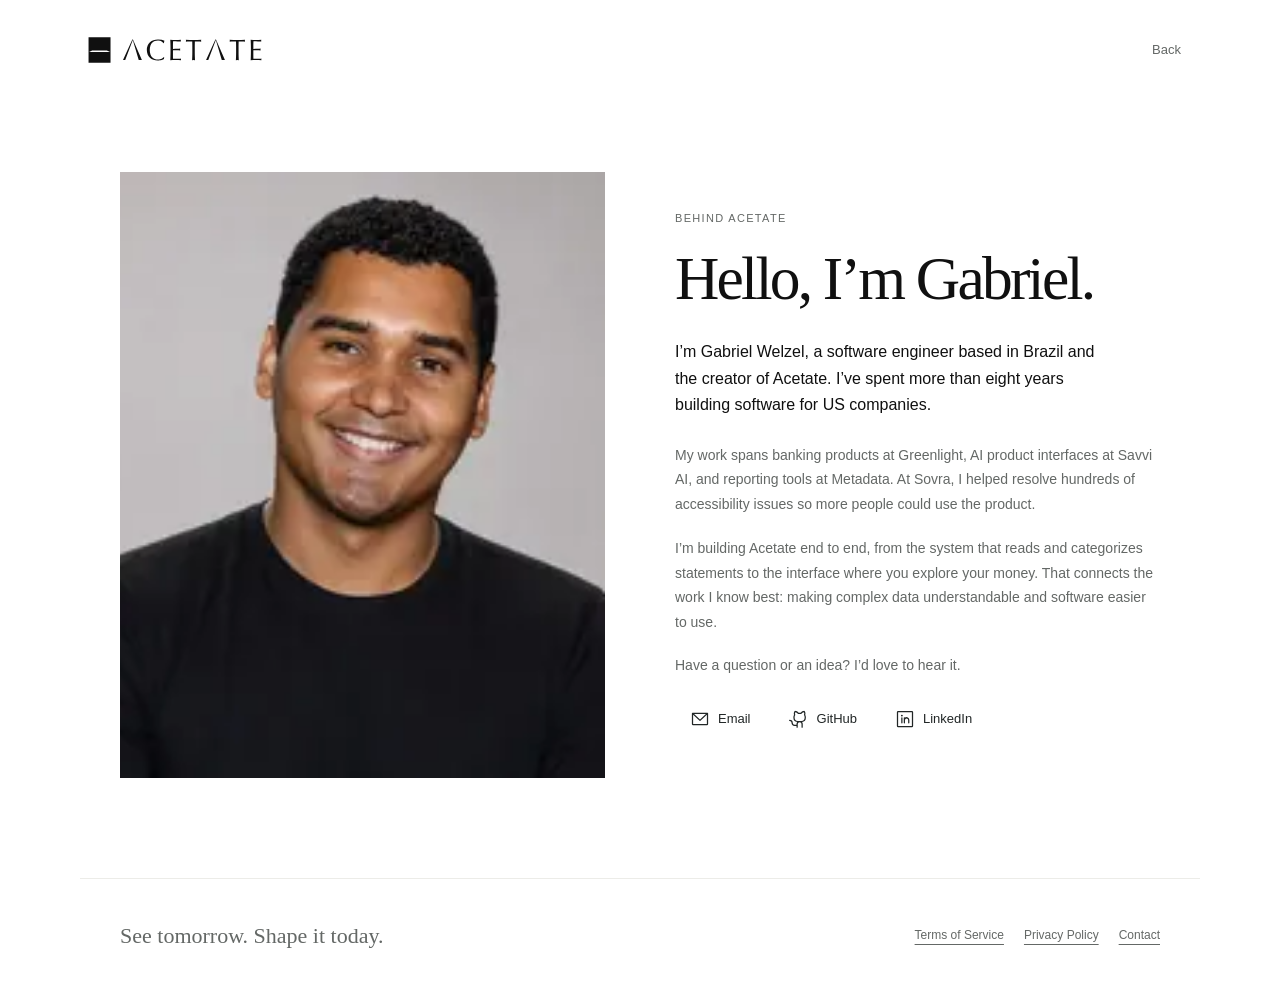
<file: contact.html>
<!doctype html>
<html lang="en">
<head>
<meta charset="utf-8"><meta name="viewport" content="width=device-width,initial-scale=1">
<meta name="description" content="Meet Gabriel Welzel, the software engineer behind Acetate. Learn about his experience building banking and AI products, and get in touch.">
<title>Contact Gabriel Welzel, Creator of Acetate | Acetate</title><link rel="stylesheet" href="contact.css"><link rel="stylesheet" href="navigation.css">

<link rel="canonical" href="https://www.acetate.me/contact">
<meta property="og:type" content="website">
<meta property="og:site_name" content="Acetate">
<meta property="og:title" content="Contact Gabriel Welzel, Creator of Acetate | Acetate">
<meta property="og:description" content="Meet Gabriel Welzel, the software engineer behind Acetate. Learn about his experience building banking and AI products, and get in touch.">
<meta property="og:url" content="https://www.acetate.me/contact">
<meta name="twitter:card" content="summary_large_image">
<meta name="twitter:title" content="Contact Gabriel Welzel, Creator of Acetate | Acetate">
<meta name="twitter:description" content="Meet Gabriel Welzel, the software engineer behind Acetate. Learn about his experience building banking and AI products, and get in touch.">
<meta property="og:image" content="https://www.acetate.me/assets/acetate-social-en.png">
<meta property="og:image:width" content="1200">
<meta property="og:image:height" content="630">
<meta property="og:image:alt" content="Acetate. Personal finance to help you build wealth.">
<meta name="twitter:image" content="https://www.acetate.me/assets/acetate-social-en.png">
<meta name="twitter:image:alt" content="Acetate. Personal finance to help you build wealth.">
<script type="application/ld+json">{"@context": "https://schema.org", "@graph": [{"@type": "Person", "@id": "https://www.acetate.me/contact#gabriel", "name": "Gabriel Welzel", "jobTitle": "Software Engineer", "url": "https://www.acetate.me/contact", "image": "https://www.acetate.me/assets/gabriel-960.webp", "sameAs": ["https://github.com/gabrr", "https://www.linkedin.com/in/gabrr/"]}, {"@type": "ContactPage", "@id": "https://www.acetate.me/contact#page", "url": "https://www.acetate.me/contact", "name": "Contact Gabriel Welzel, Creator of Acetate", "mainEntity": {"@id": "https://www.acetate.me/contact#gabriel"}}]}</script>
<link rel="icon" type="image/png" sizes="16x16" href="assets/sightline-favicon-16.png"><link rel="icon" type="image/png" sizes="32x32" href="assets/sightline-favicon-32.png"><link rel="icon" type="image/png" sizes="48x48" href="assets/sightline-favicon-48.png"><link rel="icon" type="image/svg+xml" sizes="any" href="assets/favicon.svg?v=2">
</head>
<body>
<a class="skip" href="#main">Skip to content</a>
<header class="site-header"><a href="index.html" aria-label="Acetate home"><img src="assets/acetate.svg" alt="Acetate" width="190" height="39"></a><a class="nav-button nav-back" href="index.html" aria-label="Back to Acetate">Back</a></header>
<main id="main">
<figure><img class="portrait" src="assets/gabriel-960.webp" srcset="assets/gabriel-320.webp 320w, assets/gabriel-480.webp 480w, assets/gabriel-640.webp 640w, assets/gabriel-960.webp 960w, assets/gabriel-1440.webp 1440w" sizes="(max-width: 760px) calc(100vw - 40px), (max-width: 1120px) calc(50vw - 75px), 485px" decoding="async" alt="Gabriel, creator of Acetate" width="1494" height="998" fetchpriority="high"></figure>
<section aria-labelledby="contact-title"><p class="eyebrow">BEHIND ACETATE</p><h1 id="contact-title">Hello, I’m Gabriel.</h1><p class="intro">I’m Gabriel Welzel, a software engineer based in Brazil and the creator of Acetate. I’ve spent more than eight years building software for US companies.</p><p class="experience">My work spans banking products at Greenlight, AI product interfaces at Savvi AI, and reporting tools at Metadata. At Sovra, I helped resolve hundreds of accessibility issues so more people could use the product.</p><p class="experience">I’m building Acetate end to end, from the system that reads and categorizes statements to the interface where you explore your money. That connects the work I know best: making complex data understandable and software easier to use.</p><p class="invitation">Have a question or an idea? I’d love to hear it.</p><nav class="contact-actions" aria-label="Contact Gabriel"><a class="nav-button nav-ghost" href="mailto:gabriel@gabrr.app" aria-label="Email Gabriel at gabriel@gabrr.app"><svg class="button-icon" width="20" height="20" aria-hidden="true" focusable="false" xmlns="http://www.w3.org/2000/svg" viewBox="0 0 256 256" fill="currentColor"><path d="M224,48H32a8,8,0,0,0-8,8V192a16,16,0,0,0,16,16H216a16,16,0,0,0,16-16V56A8,8,0,0,0,224,48ZM203.43,64,128,133.15,52.57,64ZM216,192H40V74.19l82.59,75.71a8,8,0,0,0,10.82,0L216,74.19V192Z"/></svg><span>Email</span></a><a class="nav-button nav-ghost" href="https://github.com/gabrr" target="_blank" rel="noopener noreferrer"><svg class="button-icon" width="20" height="20" aria-hidden="true" focusable="false" xmlns="http://www.w3.org/2000/svg" viewBox="0 0 256 256" fill="currentColor"><path d="M208.31,75.68A59.78,59.78,0,0,0,202.93,28,8,8,0,0,0,196,24a59.75,59.75,0,0,0-48,24H124A59.75,59.75,0,0,0,76,24a8,8,0,0,0-6.93,4,59.78,59.78,0,0,0-5.38,47.68A58.14,58.14,0,0,0,56,104v8a56.06,56.06,0,0,0,48.44,55.47A39.8,39.8,0,0,0,96,192v8H72a24,24,0,0,1-24-24A40,40,0,0,0,8,136a8,8,0,0,0,0,16,24,24,0,0,1,24,24,40,40,0,0,0,40,40H96v16a8,8,0,0,0,16,0V192a24,24,0,0,1,48,0v40a8,8,0,0,0,16,0V192a39.8,39.8,0,0,0-8.44-24.53A56.06,56.06,0,0,0,216,112v-8A58.14,58.14,0,0,0,208.31,75.68ZM200,112a40,40,0,0,1-40,40H112a40,40,0,0,1-40-40v-8a41.74,41.74,0,0,1,6.9-22.48A8,8,0,0,0,80,73.83a43.81,43.81,0,0,1,.79-33.58,43.88,43.88,0,0,1,32.32,20.06A8,8,0,0,0,119.82,64h32.35a8,8,0,0,0,6.74-3.69,43.87,43.87,0,0,1,32.32-20.06A43.81,43.81,0,0,1,192,73.83a8.09,8.09,0,0,0,1,7.65A41.72,41.72,0,0,1,200,104Z"/></svg><span>GitHub</span></a><a class="nav-button nav-ghost" href="https://www.linkedin.com/in/gabrr/" target="_blank" rel="noopener noreferrer"><svg class="button-icon" width="20" height="20" aria-hidden="true" focusable="false" xmlns="http://www.w3.org/2000/svg" viewBox="0 0 256 256" fill="currentColor"><path d="M216,24H40A16,16,0,0,0,24,40V216a16,16,0,0,0,16,16H216a16,16,0,0,0,16-16V40A16,16,0,0,0,216,24Zm0,192H40V40H216V216ZM96,112v64a8,8,0,0,1-16,0V112a8,8,0,0,1,16,0Zm88,28v36a8,8,0,0,1-16,0V140a20,20,0,0,0-40,0v36a8,8,0,0,1-16,0V112a8,8,0,0,1,15.79-1.78A36,36,0,0,1,184,140ZM100,84A12,12,0,1,1,88,72,12,12,0,0,1,100,84Z"/></svg><span>LinkedIn</span></a></nav></section>
</main>
<footer><p>See tomorrow. Shape it today.</p><nav aria-label="Footer"><a href="terms-of-service.html">Terms of Service</a><a href="privacy-policy.html">Privacy Policy</a><a href="contact.html" aria-current="page">Contact</a></nav></footer>
</body></html>
</file>
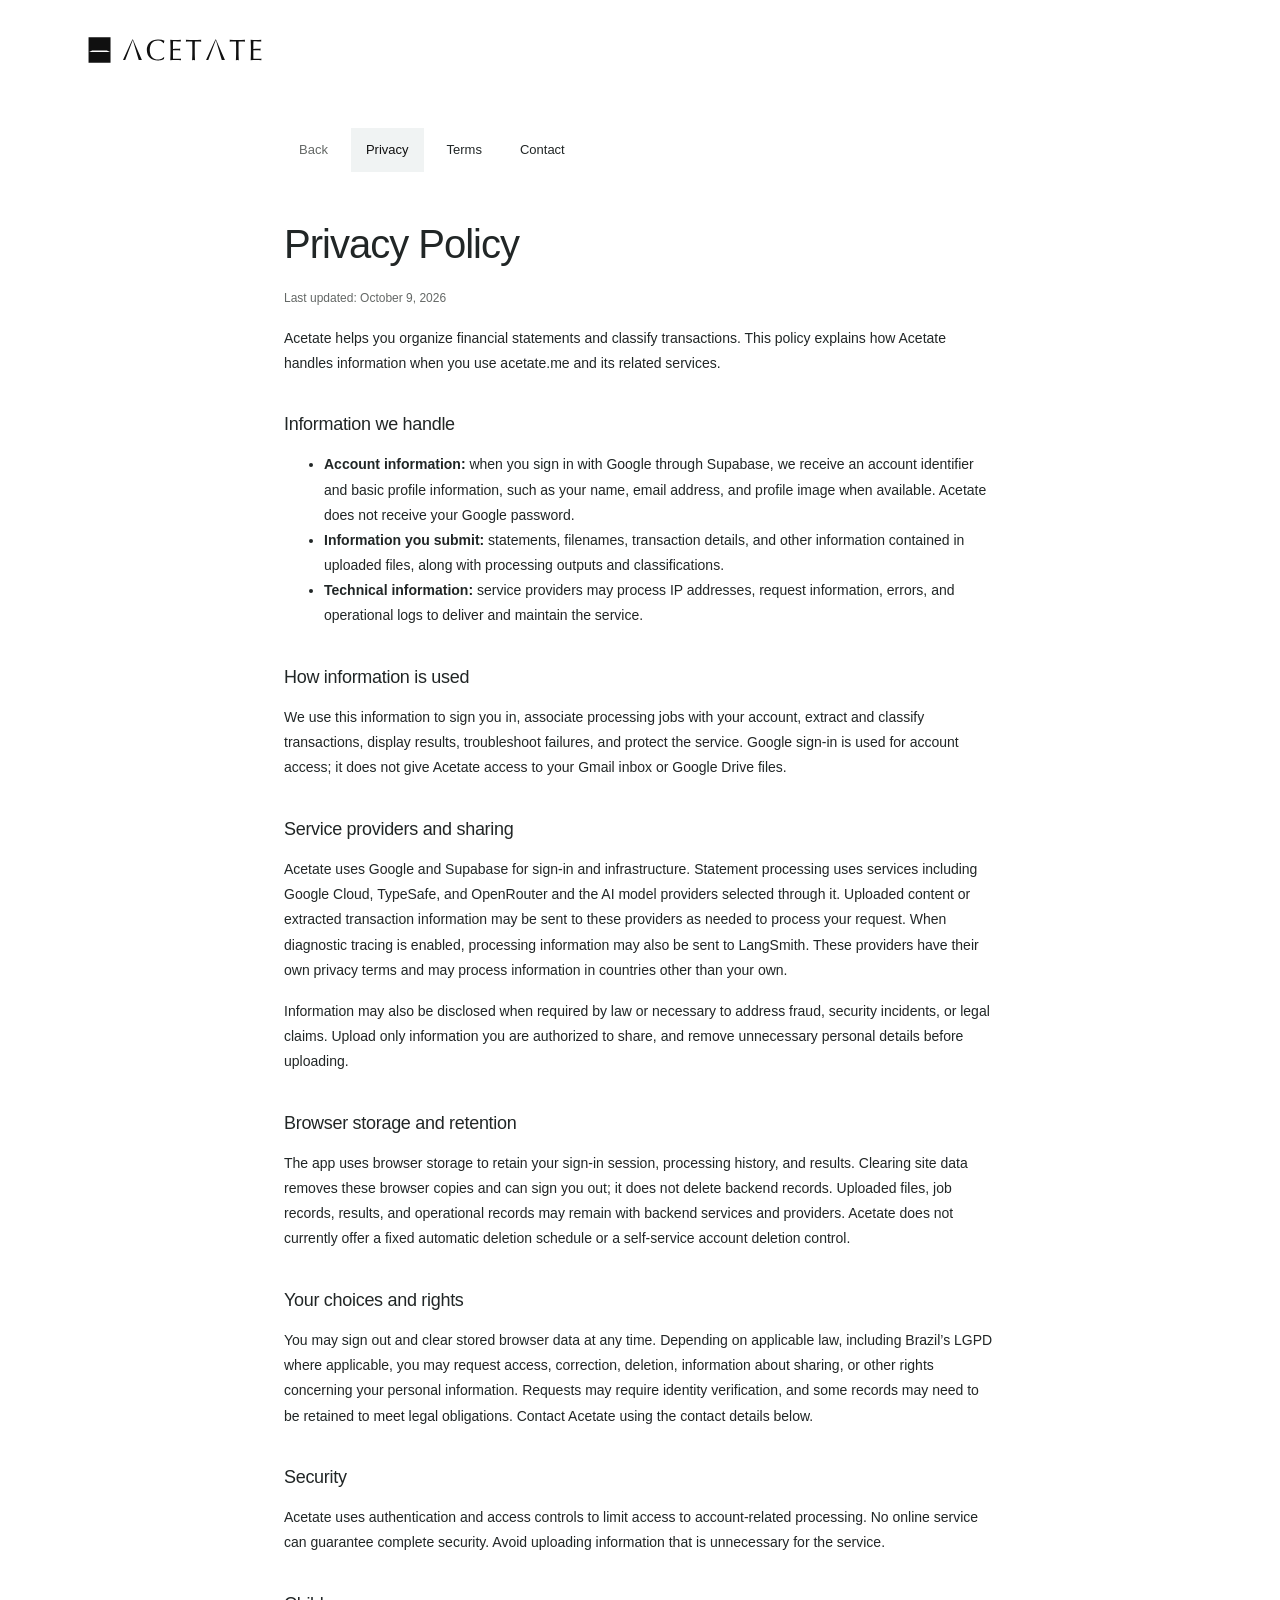
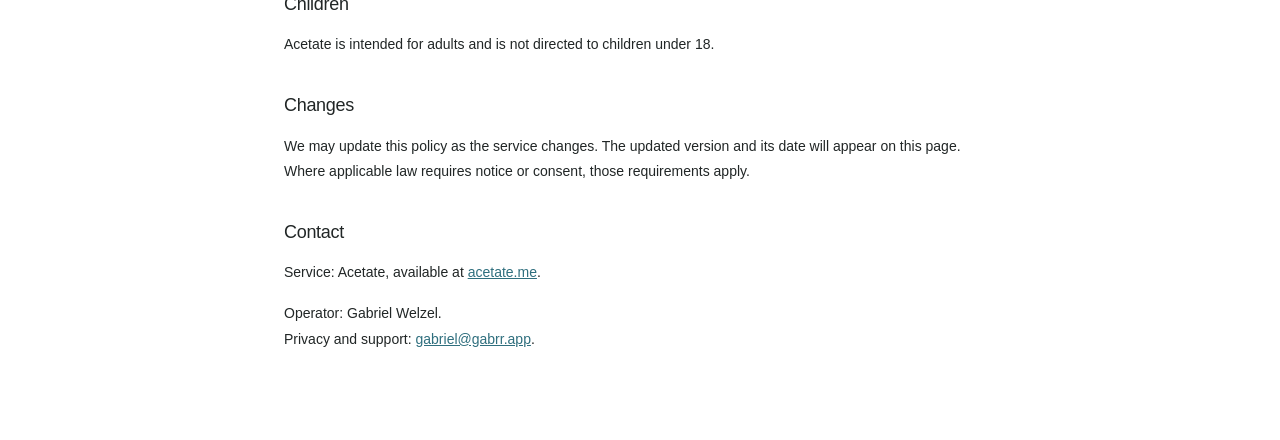
<file: privacy-policy.html>
<!doctype html>
<html lang="en" data-theme="light">
<head>
  <meta charset="utf-8">
  <meta name="viewport" content="width=device-width, initial-scale=1">
  <meta name="description" content="Learn how Acetate handles account information, uploaded financial statements, and transaction data, including service providers and your privacy choices.">
  <title>Privacy Policy | Acetate</title>
  <link rel="stylesheet" href="legal.css"><link rel="stylesheet" href="navigation.css">

<link rel="canonical" href="https://www.acetate.me/privacy-policy">
<meta property="og:type" content="website">
<meta property="og:site_name" content="Acetate">
<meta property="og:title" content="Privacy Policy | Acetate">
<meta property="og:description" content="Learn how Acetate handles account information, uploaded financial statements, and transaction data, including service providers and your privacy choices.">
<meta property="og:url" content="https://www.acetate.me/privacy-policy">
<meta name="twitter:card" content="summary_large_image">
<meta name="twitter:title" content="Privacy Policy | Acetate">
<meta name="twitter:description" content="Learn how Acetate handles account information, uploaded financial statements, and transaction data, including service providers and your privacy choices.">
<meta property="og:image" content="https://www.acetate.me/assets/acetate-social-en.png">
<meta property="og:image:width" content="1200">
<meta property="og:image:height" content="630">
<meta property="og:image:alt" content="Acetate. Personal finance to help you build wealth.">
<meta name="twitter:image" content="https://www.acetate.me/assets/acetate-social-en.png">
<meta name="twitter:image:alt" content="Acetate. Personal finance to help you build wealth.">
<link rel="icon" type="image/png" sizes="16x16" href="assets/sightline-favicon-16.png"><link rel="icon" type="image/png" sizes="32x32" href="assets/sightline-favicon-32.png"><link rel="icon" type="image/png" sizes="48x48" href="assets/sightline-favicon-48.png"><link rel="icon" type="image/svg+xml" sizes="any" href="assets/favicon.svg?v=2">
</head>
<body>
  <header class="masthead"><a href="index.html" aria-label="Acetate home"><img src="assets/acetate.svg" alt="Acetate" width="112"></a></header>
  <main class="legal-page">
    <nav class="legal-navigation" aria-label="Legal pages"><a class="nav-button nav-back" href="index.html" aria-label="Back to Acetate">Back</a><a class="nav-button nav-ghost" href="privacy-policy.html" aria-current="page">Privacy</a><a class="nav-button nav-ghost" href="terms-of-service.html">Terms</a><a class="nav-button nav-ghost" href="contact.html">Contact</a></nav>
    <h1>Privacy Policy</h1>
    <p class="legal-date">Last updated: October 9, 2026</p>
    <p>Acetate helps you organize financial statements and classify transactions. This policy explains how Acetate handles information when you use acetate.me and its related services.</p>
<h2>Information we handle</h2>
<ul><li><strong>Account information:</strong> when you sign in with Google through Supabase, we receive an account identifier and basic profile information, such as your name, email address, and profile image when available. Acetate does not receive your Google password.</li><li><strong>Information you submit:</strong> statements, filenames, transaction details, and other information contained in uploaded files, along with processing outputs and classifications.</li><li><strong>Technical information:</strong> service providers may process IP addresses, request information, errors, and operational logs to deliver and maintain the service.</li></ul>
<h2>How information is used</h2>
<p>We use this information to sign you in, associate processing jobs with your account, extract and classify transactions, display results, troubleshoot failures, and protect the service. Google sign-in is used for account access; it does not give Acetate access to your Gmail inbox or Google Drive files.</p>
<h2>Service providers and sharing</h2>
<p>Acetate uses Google and Supabase for sign-in and infrastructure. Statement processing uses services including Google Cloud, TypeSafe, and OpenRouter and the AI model providers selected through it. Uploaded content or extracted transaction information may be sent to these providers as needed to process your request. When diagnostic tracing is enabled, processing information may also be sent to LangSmith. These providers have their own privacy terms and may process information in countries other than your own.</p>
<p>Information may also be disclosed when required by law or necessary to address fraud, security incidents, or legal claims. Upload only information you are authorized to share, and remove unnecessary personal details before uploading.</p>
<h2>Browser storage and retention</h2>
<p>The app uses browser storage to retain your sign-in session, processing history, and results. Clearing site data removes these browser copies and can sign you out; it does not delete backend records. Uploaded files, job records, results, and operational records may remain with backend services and providers. Acetate does not currently offer a fixed automatic deletion schedule or a self-service account deletion control.</p>
<h2>Your choices and rights</h2>
<p>You may sign out and clear stored browser data at any time. Depending on applicable law, including Brazil’s LGPD where applicable, you may request access, correction, deletion, information about sharing, or other rights concerning your personal information. Requests may require identity verification, and some records may need to be retained to meet legal obligations. Contact Acetate using the contact details below.</p>
<h2>Security</h2>
<p>Acetate uses authentication and access controls to limit access to account-related processing. No online service can guarantee complete security. Avoid uploading information that is unnecessary for the service.</p>
<h2>Children</h2>
<p>Acetate is intended for adults and is not directed to children under 18.</p>
<h2>Changes</h2>
<p>We may update this policy as the service changes. The updated version and its date will appear on this page. Where applicable law requires notice or consent, those requirements apply.</p>
<h2>Contact</h2>
<p>Service: Acetate, available at <a href="https://acetate.me">acetate.me</a>.</p>
<p>Operator: Gabriel Welzel.<br>Privacy and support: <a href="mailto:gabriel@gabrr.app">gabriel@gabrr.app</a>.</p>
  </main>
</body>
</html>
</file>
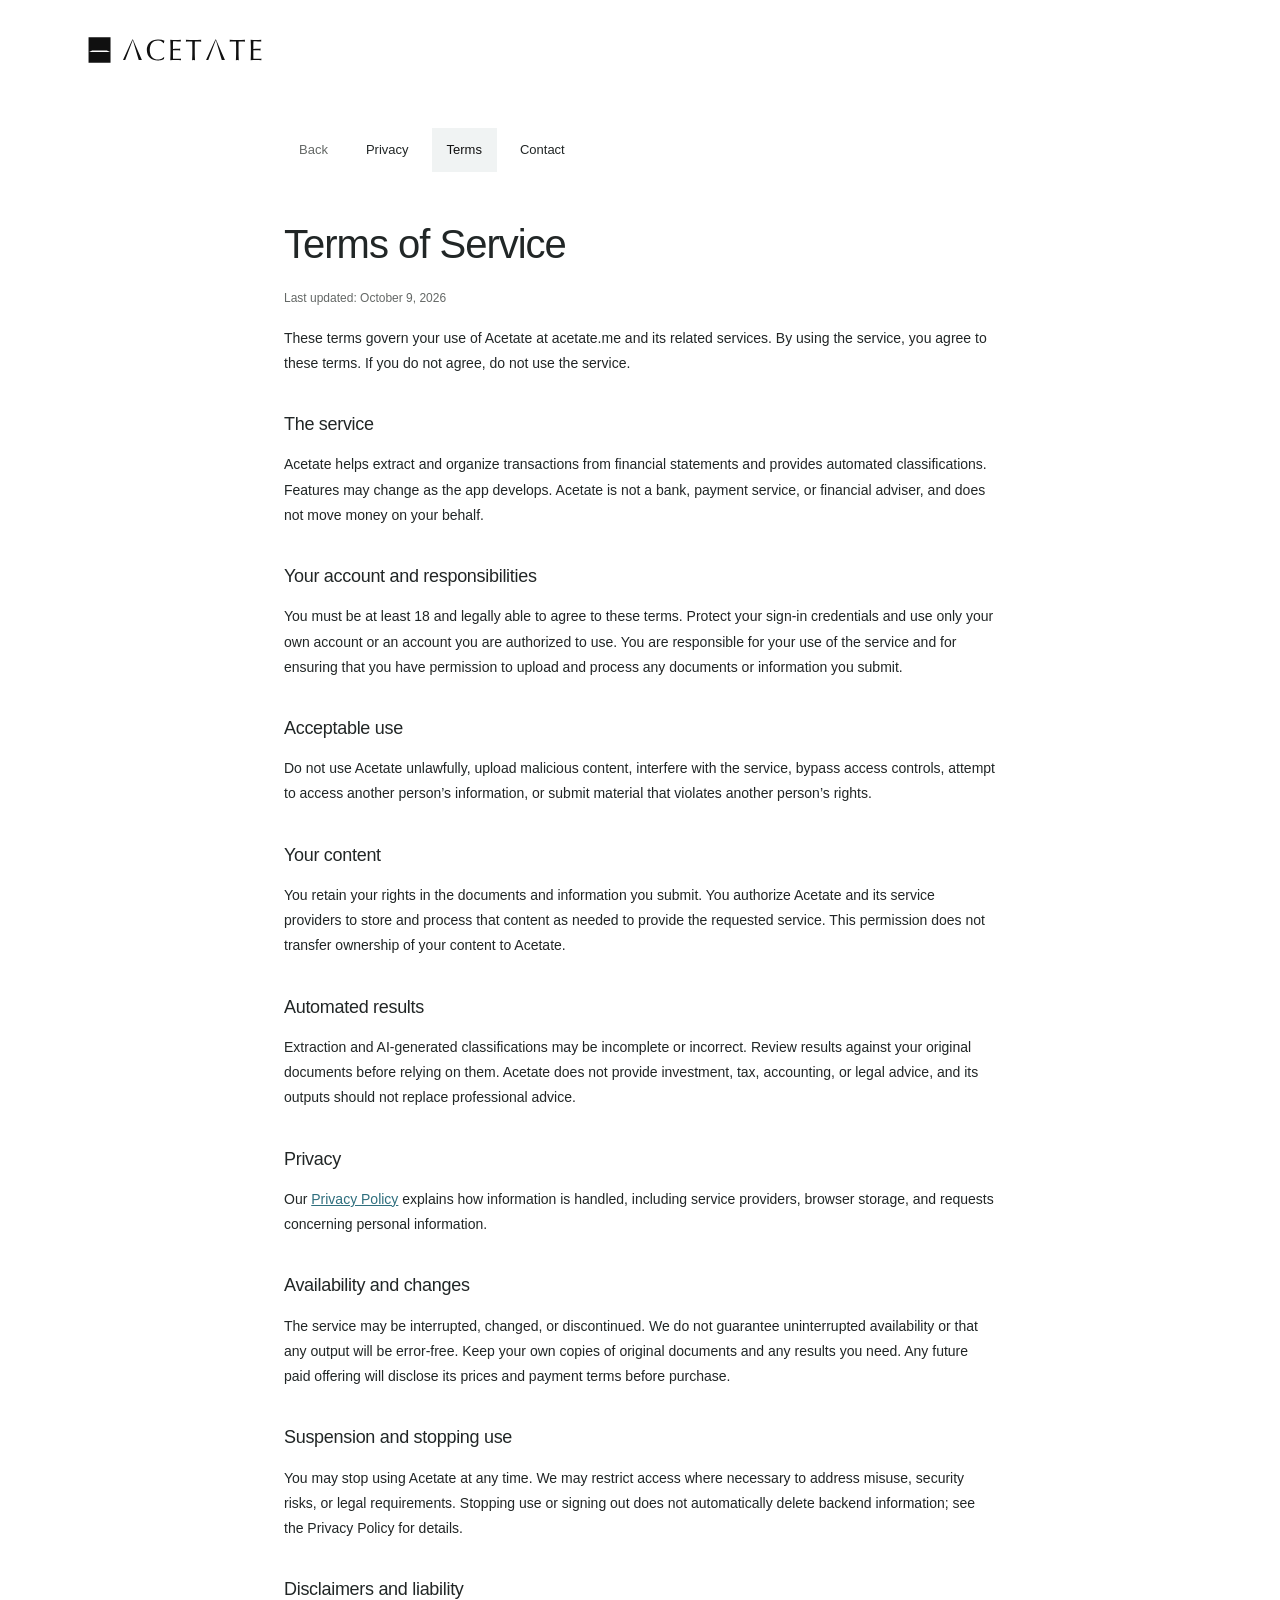
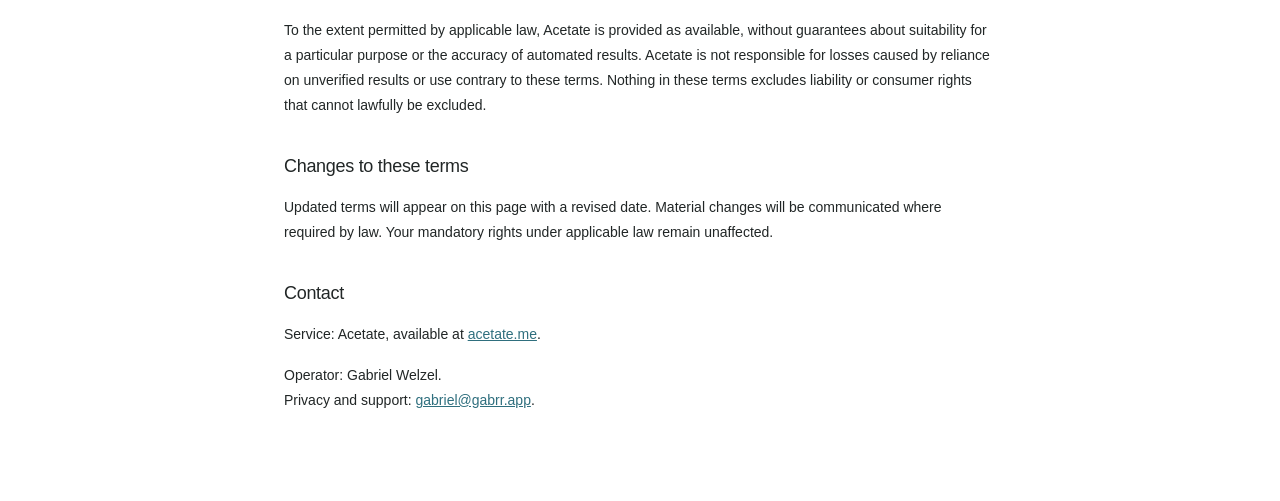
<file: terms-of-service.html>
<!doctype html>
<html lang="en" data-theme="light">
<head>
  <meta charset="utf-8">
  <meta name="viewport" content="width=device-width, initial-scale=1">
  <meta name="description" content="Read the terms for using Acetate, including account responsibilities, statement processing, automated results, and the limits of the service.">
  <title>Terms of Service | Acetate</title>
  <link rel="stylesheet" href="legal.css"><link rel="stylesheet" href="navigation.css">

<link rel="canonical" href="https://www.acetate.me/terms-of-service">
<meta property="og:type" content="website">
<meta property="og:site_name" content="Acetate">
<meta property="og:title" content="Terms of Service | Acetate">
<meta property="og:description" content="Read the terms for using Acetate, including account responsibilities, statement processing, automated results, and the limits of the service.">
<meta property="og:url" content="https://www.acetate.me/terms-of-service">
<meta name="twitter:card" content="summary_large_image">
<meta name="twitter:title" content="Terms of Service | Acetate">
<meta name="twitter:description" content="Read the terms for using Acetate, including account responsibilities, statement processing, automated results, and the limits of the service.">
<meta property="og:image" content="https://www.acetate.me/assets/acetate-social-en.png">
<meta property="og:image:width" content="1200">
<meta property="og:image:height" content="630">
<meta property="og:image:alt" content="Acetate. Personal finance to help you build wealth.">
<meta name="twitter:image" content="https://www.acetate.me/assets/acetate-social-en.png">
<meta name="twitter:image:alt" content="Acetate. Personal finance to help you build wealth.">
<link rel="icon" type="image/png" sizes="16x16" href="assets/sightline-favicon-16.png"><link rel="icon" type="image/png" sizes="32x32" href="assets/sightline-favicon-32.png"><link rel="icon" type="image/png" sizes="48x48" href="assets/sightline-favicon-48.png"><link rel="icon" type="image/svg+xml" sizes="any" href="assets/favicon.svg?v=2">
</head>
<body>
  <header class="masthead"><a href="index.html" aria-label="Acetate home"><img src="assets/acetate.svg" alt="Acetate" width="112"></a></header>
  <main class="legal-page">
    <nav class="legal-navigation" aria-label="Legal pages"><a class="nav-button nav-back" href="index.html" aria-label="Back to Acetate">Back</a><a class="nav-button nav-ghost" href="privacy-policy.html">Privacy</a><a class="nav-button nav-ghost" href="terms-of-service.html" aria-current="page">Terms</a><a class="nav-button nav-ghost" href="contact.html">Contact</a></nav>
    <h1>Terms of Service</h1>
    <p class="legal-date">Last updated: October 9, 2026</p>
    <p>These terms govern your use of Acetate at acetate.me and its related services. By using the service, you agree to these terms. If you do not agree, do not use the service.</p>
<h2>The service</h2>
<p>Acetate helps extract and organize transactions from financial statements and provides automated classifications. Features may change as the app develops. Acetate is not a bank, payment service, or financial adviser, and does not move money on your behalf.</p>
<h2>Your account and responsibilities</h2>
<p>You must be at least 18 and legally able to agree to these terms. Protect your sign-in credentials and use only your own account or an account you are authorized to use. You are responsible for your use of the service and for ensuring that you have permission to upload and process any documents or information you submit.</p>
<h2>Acceptable use</h2>
<p>Do not use Acetate unlawfully, upload malicious content, interfere with the service, bypass access controls, attempt to access another person’s information, or submit material that violates another person’s rights.</p>
<h2>Your content</h2>
<p>You retain your rights in the documents and information you submit. You authorize Acetate and its service providers to store and process that content as needed to provide the requested service. This permission does not transfer ownership of your content to Acetate.</p>
<h2>Automated results</h2>
<p>Extraction and AI-generated classifications may be incomplete or incorrect. Review results against your original documents before relying on them. Acetate does not provide investment, tax, accounting, or legal advice, and its outputs should not replace professional advice.</p>
<h2>Privacy</h2>
<p>Our <a href="privacy-policy.html">Privacy Policy</a> explains how information is handled, including service providers, browser storage, and requests concerning personal information.</p>
<h2>Availability and changes</h2>
<p>The service may be interrupted, changed, or discontinued. We do not guarantee uninterrupted availability or that any output will be error-free. Keep your own copies of original documents and any results you need. Any future paid offering will disclose its prices and payment terms before purchase.</p>
<h2>Suspension and stopping use</h2>
<p>You may stop using Acetate at any time. We may restrict access where necessary to address misuse, security risks, or legal requirements. Stopping use or signing out does not automatically delete backend information; see the Privacy Policy for details.</p>
<h2>Disclaimers and liability</h2>
<p>To the extent permitted by applicable law, Acetate is provided as available, without guarantees about suitability for a particular purpose or the accuracy of automated results. Acetate is not responsible for losses caused by reliance on unverified results or use contrary to these terms. Nothing in these terms excludes liability or consumer rights that cannot lawfully be excluded.</p>
<h2>Changes to these terms</h2>
<p>Updated terms will appear on this page with a revised date. Material changes will be communicated where required by law. Your mandatory rights under applicable law remain unaffected.</p>
<h2>Contact</h2>
<p>Service: Acetate, available at <a href="https://acetate.me">acetate.me</a>.</p>
<p>Operator: Gabriel Welzel.<br>Privacy and support: <a href="mailto:gabriel@gabrr.app">gabriel@gabrr.app</a>.</p>
  </main>
</body>
</html>
</file>
<file: landing.css>
:root{--bg:#ffffff;--paper:#fff;--ink:#101010;--muted:#646866;--line:#d8d8d2;--accent:#2f6f7e;--serif:'Iowan Old Style',Baskerville,Georgia,serif;--sans:'Söhne','Helvetica Neue',Arial,sans-serif;--mono:'SFMono-Regular',Consolas,monospace}*{box-sizing:border-box}html{scroll-behavior:smooth}body{margin:0;background:var(--bg);color:var(--ink);font:14px/1.5 var(--sans);-webkit-font-smoothing:antialiased}button,a{-webkit-tap-highlight-color:transparent}button{font:inherit;cursor:pointer}a{color:inherit;text-underline-offset:5px}.skip{position:fixed;top:-70px;z-index:20;background:white;padding:15px}.skip:focus{top:10px}.site-header{height:100px;display:flex;align-items:center;max-width:1200px;margin:auto;padding:0 45px}.site-header img{width:137px;height:auto;display:block}.flow{position:relative}.thread{position:absolute;inset:0;width:100%;height:100%;overflow:visible;pointer-events:none;z-index:0}.thread path{fill:none;stroke-width:1.5;stroke-linecap:round}#thread-base{stroke:#ecece8}#thread-color{stroke:#76a8b2;stroke-width:2}#thread-tip{fill:#76a8b2}h1,h2,p,figure{margin:0}h1,h2{font-family:var(--serif);font-weight:400;letter-spacing:-.048em;line-height:1.08}h1{font-size:clamp(48px,5.65vw,82px);text-align:center;position:relative;z-index:2;padding:68px 22px 0}em{font-style:normal;color:var(--accent)}h2{font-size:clamp(44px,4.9vw,68px)}.hero{height:calc(1050px + 10vw);position:relative;z-index:1}.paper-anchor{position:relative;perspective:1500px;z-index:2}.hero-anchor{position:absolute;top:370px;left:50%;width:570px;transform:translateX(-50%)}.paper{background:var(--paper);box-shadow:0 1px 2px #21352712,0 22px 55px -22px #21352725;border:1px solid #e9ece6;border-radius:3px;overflow:hidden;transform-style:preserve-3d;will-change:transform}.pdf-paper img{display:block;width:100%;height:auto}.pdf-paper figcaption,.paper-label{height:53px;border-bottom:1px solid #eef0ea;display:flex;justify-content:space-between;align-items:center;padding:0 28px;font:10px var(--mono);color:var(--muted);background:white}.format{font:9px var(--mono);letter-spacing:.1em;color:#657d75}.paper-bottom{display:flex;justify-content:space-between;padding:19px 28px;font:9px var(--mono);color:#646866;border-top:1px solid #f0f2ed;background:white}.chapter{position:relative;z-index:1;min-height:880px}.chapter-layout{width:min(1100px,88vw);margin:auto;display:grid;grid-template-columns:1fr 1fr;gap:85px;align-items:center}.chapter-copy{position:relative;z-index:3}.chapter-copy h2{background:var(--bg);display:inline-block;padding:12px 0}.text-chapter{padding-top:10px}.code-paper{min-height:620px}.markdown{padding:34px 27px 26px;font:11px/1.85 var(--mono);color:#646866;min-height:518px;overflow:hidden}.md-heading{font-size:22px;color:var(--ink);letter-spacing:-.06em;margin-bottom:5px}.md-meta{font-size:10px;color:#646866;margin-bottom:31px}.md-rule{font-size:10px;white-space:nowrap;color:#646866;margin-bottom:14px}.md-row{margin-bottom:21px;line-height:1.65}.md-row span{color:var(--accent)}.json-chapter{height:1850px;position:relative;z-index:1}.json-sticky{position:sticky;top:40px;padding-top:42px;padding-bottom:60px}.reverse{grid-template-columns:1fr 1fr}.json-paper{min-height:680px}.json-code{font:11px/1.7 var(--mono);padding:23px 26px 18px;min-height:570px}.bracket{color:#a7b3ad}.json-record{padding:9px 10px;margin:1px -6px 2px;border-radius:5px;color:#abb5b0;transition:background .25s,color .25s}.json-key{color:#646866}.json-value{color:#212626}.json-record.active{background:transparent;color:var(--ink);box-shadow:none}.json-category{padding-left:16px;white-space:nowrap}.category-value{display:inline-block;min-width:90px;transition:color .25s,background .25s;transform-origin:50% 50%;border-radius:3px;padding:0 4px}.json-record.active .category-value{background:transparent;color:var(--accent);font-weight:600;box-shadow:none}.json-record.done .category-value{color:var(--accent)}.category-caption{font:27px/1.3 var(--serif);color:#646866;margin-top:36px;opacity:0;transform:translateY(15px);transition:opacity .4s,transform .4s}.category-caption.visible{opacity:1;transform:translateY(0)}.list-section{position:relative;padding:90px 0 160px;z-index:2}.section-heading{text-align:center;margin-bottom:80px}.transaction-list{width:min(860px,86vw);margin:auto;background:var(--bg)}.list-header,.list-footer{display:flex;justify-content:space-between;align-items:center;font:10px var(--mono);color:var(--muted);padding:20px 0}.list-header{border-bottom:1px solid #c5d0c8}.transaction-row{display:grid;grid-template-columns:43px minmax(0,1fr) 120px 118px;gap:17px;align-items:center;padding:22px 0;border-bottom:1px solid #e5e9e3;opacity:0;transform:translateY(22px);transition:opacity .65s,transform .65s}.transaction-row.visible{opacity:1;transform:translateY(0)}.merchant-mark{width:36px;height:36px;border-radius:50%;background:#f0f3f3;display:grid;place-items:center;color:#212626;font:12px var(--sans)}.transaction-row strong{font-size:12px;font-weight:500;display:block}.transaction-row small{display:block;font-size:10px;color:#646866;margin-top:4px}.transaction-row .category{font-size:10px;color:#646866}.transaction-row .category:before{content:'';display:inline-block;width:5px;height:5px;border-radius:50%;background:var(--category);margin-right:8px}.transaction-row .amount{text-align:right;font-size:13px;font-variant-numeric:tabular-nums}.list-footer strong{font-size:12px;font-weight:500;color:var(--ink)}.chart-section{padding:90px 25px 130px;position:relative}.chart-frame{max-width:1000px;margin:auto}.chart-top{display:flex;justify-content:space-between;align-items:center;margin-bottom:44px}.metric{font:500 44px var(--sans);letter-spacing:-1.5px;color:var(--accent)}.metric-label{font-size:11px;color:var(--muted);margin-top:5px}.chart-period{font:9px var(--mono);letter-spacing:.07em;color:#646866}.capacity-chart{display:grid;grid-template-columns:60px 1fr;gap:10px}.y-axis{height:290px;display:flex;flex-direction:column;justify-content:space-between;font:9px var(--mono);color:#a5afa8;transform:translateY(-6px)}.month-bars{display:grid;grid-template-columns:repeat(12,1fr);gap:20px;position:relative}.month-bars:before{content:'';position:absolute;top:0;left:0;right:0;bottom:30px;background:repeating-linear-gradient(to bottom,#e6ebe5 0,#e6ebe5 1px,transparent 1px,transparent 145px);pointer-events:none}.month-bar{border:0;background:transparent;padding:0;position:relative;min-width:0;outline-offset:7px}.bar-stack{height:290px;display:flex;flex-direction:column;justify-content:flex-end;border-radius:5px 5px 1px 1px;overflow:hidden;opacity:.75;transition:opacity .2s,transform .25s}.month-bar:hover .bar-stack,.month-bar[aria-pressed=true] .bar-stack{opacity:1;transform:translateY(-3px)}.month-bar[aria-pressed=true] .bar-stack{box-shadow:0 0 0 2px var(--bg),0 0 0 3px #76a8b2}.bar-segment{display:block;width:100%;flex-shrink:0}.bar-available{background:#dfe7e9}.month-label{display:block;font:10px var(--mono);color:#646866;margin-top:16px}.month-bar[aria-pressed=true] .month-label{color:var(--accent)}.legend{display:flex;gap:13px 20px;justify-content:center;flex-wrap:wrap;margin-top:32px;font-size:10px;color:#646866}.legend span,.wealth-legend span{display:flex;gap:7px;align-items:center}.legend i{width:7px;height:7px;border-radius:2px;display:block}.chart-note{font-size:10px;line-height:1.7;color:#646866;text-align:center;max-width:690px;margin:26px auto 0}.wealth-section{padding-bottom:130px}.wealth-chart{width:100%;height:auto;display:block;overflow:visible}.horizon{display:flex;flex-shrink:0;gap:4px;background:#f0f3f3;border:1px solid #e7ece3;border-radius:30px;padding:4px}.horizon button{border:0;background:none;color:#8c9990;font-size:11px;padding:11px 20px;border-radius:24px;transition:background .2s,color .2s,box-shadow .2s}.horizon button[aria-pressed=true]{color:#174b59;background:#fff;box-shadow:0 2px 5px #2642310a}.wealth-legend{display:flex;gap:22px;justify-content:center;font-size:10px;color:#646866;margin-top:10px}.wealth-legend i{width:16px;height:2px;background:#2f6f7e}.wealth-legend span:last-child i{background:#bdcec2}.reveal{opacity:0;transform:translateY(30px);transition:opacity .9s,transform .9s}.reveal.visible{opacity:1;transform:none}footer{text-align:center;padding:95px 20px 55px;border-top:1px solid #e5ebe3}footer img{max-width:124px;height:auto}footer p{font:25px var(--serif);margin:24px 0;color:#646866}footer a{font-size:10px;color:#a0afa5}button:focus-visible,a:focus-visible{outline:2px solid var(--accent);outline-offset:5px}
@media(min-width:1500px){.hero{height:1270px}.hero-anchor{top:410px;width:630px}}
@media(max-width:760px){.site-header{height:84px;padding:0 7vw}.site-header img{width:115px}h1{padding:64px 18px 0;font-size:clamp(39px,7.1vw,53px);letter-spacing:-.055em}h2{font-size:44px}.hero{height:960px}.hero-anchor{top:345px;width:82vw;max-width:500px}.pdf-paper figcaption,.paper-label{height:44px;padding:0 18px;font-size:9px}.paper-bottom{font-size:8px;padding:17px 18px}.chapter-layout{width:86vw;grid-template-columns:1fr;gap:42px}.chapter{min-height:1000px}.chapter-copy{padding-left:1vw}.chapter-copy h2{padding:0}.text-chapter{padding-top:20px}.code-paper{min-height:540px}.markdown{padding:25px 18px;min-height:435px;font-size:10px}.md-heading{font-size:21px}.md-row{margin-bottom:15px}.md-rule{font-size:9px}.json-chapter{height:1850px}.json-sticky{top:0;padding-top:25px}.reverse{display:flex;flex-direction:column-reverse;gap:25px}.reverse>.paper-anchor{width:100%}.reverse .chapter-copy{width:100%;display:flex;align-items:center;justify-content:space-between}.reverse h2{font-size:34px}.category-caption{font-size:16px;margin:0 0 0 10px}.json-paper{min-height:0}.json-code{font-size:9px;min-height:460px;padding:16px 14px}.json-record{padding:5px 8px}.json-category{padding-left:13px}.list-section{padding:55px 0 75px}.section-heading{margin-bottom:50px}.transaction-list{width:88vw}.transaction-row{grid-template-columns:28px minmax(0,1fr) 76px;gap:10px;padding:19px 0}.merchant-mark{width:27px;height:27px;font-size:11px}.transaction-row strong{font-size:10px;white-space:nowrap;overflow:hidden;text-overflow:ellipsis}.transaction-row .category{grid-column:2;grid-row:2;margin-top:-13px;font-size:9px}.transaction-row .amount{font-size:11px;grid-column:3;grid-row:1/3}.transaction-row small{font-size:9px}.list-header,.list-footer{font-size:8px}.chart-section{padding:65px 6vw 85px}.chart-top{margin-bottom:30px}.metric{font-size:35px}.chart-period{font-size:7px;max-width:90px;text-align:right;line-height:1.7}.capacity-chart{grid-template-columns:36px 1fr;gap:5px}.month-bars{gap:8px}.bar-stack,.y-axis{height:235px}.y-axis{font-size:7px}.month-bars:before{background:repeating-linear-gradient(to bottom,#e6ebe5 0,#e6ebe5 1px,transparent 1px,transparent 117px)}.month-label{font-size:7px}.legend{gap:10px 14px;font-size:9px}.chart-note{font-size:9px;margin-top:22px}.horizon{padding:3px;gap:0}.horizon button{padding:9px 10px;font-size:9px}.wealth-section .chart-top{align-items:flex-start}.wealth-section .metric{font-size:30px}.metric-label{font-size:9px}.wealth-chart{margin:0 -5px;width:calc(100% + 10px)}footer{padding:70px 20px 35px}}
@media(prefers-reduced-motion:reduce){html{scroll-behavior:auto}.reveal,.transaction-row{opacity:1;transform:none;transition:none}.paper{transform:none!important}.category-caption{transition:none}.thread{display:none}.json-record,.category-value,.bar-stack{transition:none}.json-chapter{height:auto}.json-sticky{position:relative}.category-caption{opacity:1;transform:none}}

.json-paper{min-height:0}

.md-row{margin-bottom:25px;line-height:1.85}.markdown{font-size:10px}.md-rule{font-size:10px}@media(max-width:760px){.md-row{font-size:9px;margin-bottom:19px}.md-rule{font-size:9px}}

@media(max-width:760px){.hero-anchor{top:clamp(420px,63svh,530px)}}

/* Acetate: Ink on Canvas, Horizon for the planned path, editorial headings and precise data. */
.metric,.amount,.statement-table{font-variant-numeric:tabular-nums lining-nums}.metric{letter-spacing:-.045em}.chart-note,.metric-label{color:var(--muted)}
.category-intro{text-align:center;color:var(--muted);font-size:12px;margin:-48px auto 42px;max-width:680px;padding:0 20px;line-height:1.8}
.demo-statement{padding:30px 25px 24px;font:10px/1.6 var(--sans);color:#212626;min-height:610px}.statement-heading{display:grid;gap:4px;padding-bottom:21px;border-bottom:2px solid #212626}.statement-heading>span{font-size:8px;letter-spacing:.14em;color:#646866}.statement-heading>strong{font-size:25px;font-weight:500;letter-spacing:-.04em}.statement-heading small{font-size:9px;color:#646866}.statement-summary{display:grid;grid-template-columns:repeat(3,1fr);gap:14px;margin:23px 0}.statement-summary span{font-size:8px;color:#646866}.statement-summary strong{display:block;font-size:16px;font-weight:500;color:#212626;margin-top:4px}.statement-period{font-size:8px;letter-spacing:.05em;margin:24px 0 10px}.statement-table{width:100%;border-collapse:collapse;font-size:9px}.statement-table th{text-align:left;font-weight:500;color:#646866;font-size:8px;padding:8px 4px;border-bottom:1px solid #d8d8d2}.statement-table td{padding:9px 4px}.statement-table tr:nth-child(even){background:#f7f7f5}.statement-table td:last-child,.statement-table th:last-child{text-align:right;white-space:nowrap}.statement-table td:first-child{white-space:nowrap}.statement-terms{margin-top:25px;font-size:8px;color:#646866}.statement-terms p{margin-top:7px}.json-code{overflow-wrap:anywhere}.json-value{white-space:normal}.category-value{min-width:0}.json-record{border-radius:0}
@media(max-width:760px){
 .reverse .chapter-copy{display:block;min-width:0}.reverse h2{font-size:34px;line-height:1.08}.category-caption{font:15px/1.4 var(--sans);margin:12px 0 0;transform:none}.category-caption br{display:none}.category-caption br:after{content:' '}.reverse{gap:20px}
 .transaction-row{grid-template-columns:28px minmax(0,1fr) minmax(78px,auto);grid-template-areas:'mark detail amount' 'mark category amount';gap:6px 10px;align-items:start}.merchant-mark{grid-area:mark}.transaction-row>div{grid-area:detail;min-width:0}.transaction-row strong{white-space:normal;overflow:visible;font-size:11px;line-height:1.45}.transaction-row small{line-height:1.5}.transaction-row .category{grid-area:category;margin:0;font-size:10px}.transaction-row .amount{grid-area:amount;align-self:center;white-space:nowrap;font-size:11px}
 .category-intro{margin:-25px auto 25px;font-size:11px;max-width:340px}.list-header{gap:12px;line-height:1.5}.list-header span:last-child{text-align:right}
 .wealth-section .chart-top{flex-direction:column;gap:20px}.chart-top{gap:16px}.horizon button{min-height:40px;font-size:11px;padding:10px 17px}.metric{font-size:36px}.wealth-section .metric{font-size:36px}.metric-label{font-size:11px}
 .demo-statement{padding:22px 16px;min-height:610px}.statement-summary{gap:8px}.statement-summary strong{font-size:12px}.statement-table{font-size:8px}.statement-table td{padding:9px 3px}.statement-table th{font-size:7px}.statement-period{font-size:7px}
 .markdown{min-height:0}.code-paper{min-height:0}.text-chapter{min-height:1060px}.md-row{overflow-wrap:anywhere}.paper-bottom{gap:12px;line-height:1.5}.paper-bottom>span:last-child{text-align:right}
}

.chapter-copy{background:var(--bg)}.category-caption{max-width:280px}@media(max-width:760px){.category-caption{max-width:none}}
/* Keep the connecting thread behind opaque text areas, including on narrow screens. */
.section-heading,.category-intro{position:relative;background:var(--bg);z-index:1}
@media(max-width:760px){.list-section h2{font-size:clamp(32px,10.5vw,44px)}}

.statement-heading{grid-template-columns:1fr auto;align-items:baseline;gap:3px;padding-bottom:12px}.statement-heading>strong{font-size:16px}.statement-heading>small{grid-column:1/-1}.statement-period{margin:16px 0 8px}.demo-statement{padding-top:20px}

/* Promotional imagery belongs to the source PDF; the extracted data stays plain. */
.statement-editorial{position:relative;isolation:isolate;overflow:hidden;margin:18px 0 22px;background:#101010;aspect-ratio:1.9;color:#fff}
.pdf-paper .statement-editorial img{width:100%;height:100%;object-fit:cover;object-position:center 32%}
.statement-editorial:after{content:'';position:absolute;inset:0;background:linear-gradient(90deg,#10101070,transparent 65%);pointer-events:none}
.statement-editorial-copy{position:absolute;z-index:1;inset:0;display:flex;flex-direction:column;justify-content:center;align-items:flex-start;padding:7%;width:57%}
.statement-editorial-copy>span{font-size:6px;letter-spacing:.14em;line-height:1.6;color:#d8d8d2}
.statement-editorial-copy>strong{font:400 clamp(22px,2.5vw,35px)/1.05 var(--serif);letter-spacing:-.035em;margin:13px 0 17px}
.statement-editorial-copy>small{font-size:7px;line-height:1.5;color:#d8d8d2;max-width:120px}
.hero{height:calc(1280px + 10vw)}
@media(min-width:1500px){.hero{height:1520px}}
@media(max-width:760px){.hero{height:1130px}.statement-editorial{margin:14px 0 18px;aspect-ratio:1.65}.statement-editorial-copy{padding:7%;width:58%}.statement-editorial-copy>span{font-size:5px;letter-spacing:.08em}.statement-editorial-copy>strong{font-size:clamp(19px,5.5vw,29px);margin:10px 0}.statement-editorial-copy>small{font-size:6px;max-width:80px}}
/* Reviewable data and a calm, consequential reading. */
.site-header img{width:190px}footer img{width:190px;max-width:190px}.hero-subtitle{position:relative;z-index:2;text-align:center;font-size:16px;line-height:1.6;margin:24px auto 0;max-width:540px;padding:0 22px;color:var(--muted)}.hero-anchor{top:435px}.chapter-description{max-width:320px;color:var(--muted);font-size:15px;line-height:1.6;margin-top:20px}.text-chapter h2{font-size:clamp(38px,4.2vw,58px)}.transaction-list{width:min(1000px,88vw)}.transaction-columns{display:grid;grid-template-columns:minmax(0,1fr) 146px 94px 110px;gap:16px;padding:15px 0;font-size:11px;color:var(--muted);border-bottom:1px solid var(--line)}.transaction-columns span:last-child{text-align:right}.transaction-row{grid-template-columns:36px minmax(0,1fr) 146px 94px 110px;gap:16px}.category-edit{display:flex;align-items:center;gap:8px;padding:10px;border:1px solid var(--line);border-radius:10px;min-height:44px;background:white;color:var(--ink);font-size:11px;text-align:left}.category-edit:hover{background:var(--pane,#f7f7f5);border-color:var(--muted)}.category-edit i{width:5px;height:5px;border-radius:50%;flex-shrink:0}.category-edit>span{margin-left:auto}.confidence{font-size:11px;color:var(--muted)}.needs-review{color:#8a642f}.metric{color:var(--ink)}.wealth-legend i{background:var(--ink)}.assumptions-link{display:block;margin:28px auto 0;padding:12px 16px;min-height:44px;border:0;background:none;color:var(--muted);text-decoration:underline;text-underline-offset:4px;font-size:12px}
dialog{position:fixed;width:min(400px,calc(100vw - 40px));max-height:calc(100dvh - 40px);overflow:auto;padding:24px;border:1px solid var(--line);border-radius:16px;background:var(--paper);color:var(--ink);box-shadow:0 20px 60px #10101020}dialog::backdrop{background:#10101030}.dialog-heading{display:flex;justify-content:space-between;align-items:flex-start;gap:16px;margin-bottom:20px}.dialog-heading h3{font-size:18px;font-weight:500;margin:8px 0}.dialog-heading p{font-size:12px;color:var(--muted);margin-top:6px}.dialog-close{border:0;background:var(--bg);width:44px;height:44px;flex-shrink:0;font-size:24px;color:var(--muted);border-radius:10px}.category-option{display:flex;align-items:center;justify-content:space-between;width:100%;gap:12px;border:0;background:white;text-align:left;padding:13px 12px;border-radius:10px;min-height:60px}.category-option:hover,.category-option[aria-pressed=true]{background:#f0f3f3}.category-option strong{display:block;font-size:13px;font-weight:500}.category-option small{display:block;font-size:11px;line-height:1.5;color:var(--muted);margin-top:3px}.picker-note{font-size:10px;color:var(--muted);line-height:1.6;margin:18px 12px 0}#category-picker{margin:0}#assumptions-dialog dl{display:grid;grid-template-columns:110px 1fr;gap:16px;font-size:12px;line-height:1.6}#assumptions-dialog dt{color:var(--muted)}#assumptions-dialog dd{margin:0}#assumptions-dialog>p{font-size:12px;line-height:1.7;margin-top:18px;color:var(--muted)}
.correction-toast{position:fixed;z-index:70;left:50%;bottom:24px;transform:translateX(-50%);display:flex;gap:18px;align-items:center;width:min(560px,calc(100vw - 32px));background:#101010;color:white;padding:20px 22px;border-radius:16px;box-shadow:0 14px 40px #10101020;animation:toast-arrive .32s cubic-bezier(.22,1,.36,1)}.correction-toast[hidden]{display:none}.correction-toast strong{font-weight:500;font-size:14px}.correction-toast p{color:#d8d8d2;font-size:12px;line-height:1.5;margin-top:5px}.correction-toast button{min-width:44px;min-height:44px;border:0;background:transparent;color:white;padding:8px;font-size:12px}.correction-toast #undo-correction{text-decoration:underline;text-underline-offset:4px}.correction-toast #dismiss-toast{font-size:22px}@keyframes toast-arrive{from{opacity:0;translate:0 25px}to{opacity:1;translate:0 0}}
@media(min-width:1500px){.hero-anchor{top:450px}}
@media(max-width:760px){.site-header img{width:186px}.hero-subtitle{font-size:14px;max-width:350px;margin-top:20px}.desktop-break{display:none}.hero-anchor{top:clamp(380px,55svh,470px)}.chapter-description{font-size:14px}.transaction-columns{display:none}.transaction-row{grid-template-columns:28px minmax(0,1fr) minmax(85px,auto);grid-template-areas:'mark detail amount' 'mark category confidence';gap:12px 10px}.transaction-row>.transaction-detail{grid-area:detail}.transaction-row .amount{grid-area:amount;align-self:start;padding-top:2px}.category-edit{grid-area:category;max-width:160px;min-width:0;padding:9px 8px;font-size:10px}.confidence{grid-area:confidence;align-self:center;text-align:right;font-size:10px}.list-header{flex-wrap:wrap;font-size:9px}.list-header span:last-child{text-align:left}.category-intro{max-width:360px}.correction-toast{bottom:12px;gap:8px;padding:16px}.correction-toast p{font-size:11px}#category-picker{top:auto!important;left:0!important;bottom:0;width:100%;max-height:85dvh;border-radius:22px 22px 0 0;padding:24px 20px max(24px,env(safe-area-inset-bottom))}.horizon button{min-height:44px}
}
@media(prefers-reduced-motion:reduce){.correction-toast{animation:none}}
.mobile-confidence{display:none}@media(max-width:760px){.mobile-confidence{display:inline}#category-picker{max-width:100vw}.confidence{max-width:90px;line-height:1.5}}
/* Give category controls room without crowding the confidence column. */
@media(min-width:761px){
 .transaction-columns{grid-template-columns:minmax(0,1fr) clamp(170px,18vw,214px) 94px 110px}
 .transaction-row{grid-template-columns:36px minmax(0,1fr) clamp(170px,18vw,214px) 94px 110px}
 .category-edit{margin-right:24px;padding-inline:14px}
}

.site-header{justify-content:space-between;gap:20px}.app-login{font-size:13px;min-height:44px;display:flex;align-items:center;text-decoration:none;padding:0 12px;white-space:nowrap}.footer-links{display:flex;justify-content:center;flex-wrap:wrap;gap:8px 24px;margin-top:22px}.footer-links a{display:inline-flex;align-items:center;min-height:44px;color:var(--muted);font-size:12px}

/* Content is complete and readable before JavaScript or scroll events run. */
.reveal,.transaction-row,.category-caption{opacity:1;transform:none}
.reveal.visible,.transaction-row.visible{animation:content-arrive .65s ease-out both}
@keyframes content-arrive{from{transform:translateY(18px)}to{transform:translateY(0)}}
html:not(.demo-ready) .json-chapter{height:auto;padding:70px 0}
html:not(.demo-ready) .json-sticky{position:relative;top:auto}
html:not(.demo-ready) .json-code{height:auto;min-height:0;max-height:540px;overflow:auto}
html:not(.demo-ready) .json-paper{min-height:0}
html:not(.demo-ready) .thread{display:none}
html:not(.demo-ready) .hero{height:auto;min-height:0;padding-bottom:100px}
html:not(.demo-ready) .hero-anchor{position:relative;top:auto;left:auto;transform:none;margin:70px auto 0}
.demo-fallback{padding:0 24px 40px;margin:auto;max-width:800px}
.demo-fallback summary{cursor:pointer;min-height:44px;padding:12px}
.demo-ready .demo-fallback{display:none}
@media(prefers-reduced-motion:reduce){.reveal.visible,.transaction-row.visible{animation:none}}

.statement-editorial picture{display:block;width:100%;height:100%}
</file>
<file: navigation.css>
/* Acetate Time System: Ink primary, Canvas secondary, Pane tertiary.
   Visible labels, 44px targets, sharp corners, and Deep Horizon focus. */
a.nav-button,button.nav-button{display:inline-flex;align-items:center;justify-content:center;gap:8px;min-height:44px;padding:11px 18px;border:1px solid #d8d8d2;border-radius:0;font:500 13px/20px "Helvetica Neue",Arial,sans-serif;text-decoration:none;white-space:nowrap;background:#fff;color:#101010;cursor:pointer;transition:background-color .16s,border-color .16s,color .16s}
a.nav-button:hover,button.nav-button:hover{background:#f7f7f5;border-color:#646866}
a.nav-button:active,button.nav-button:active{background:#f0f3f3;border-color:#174b59}
a.nav-button:focus-visible,button.nav-button:focus-visible{outline:2px solid #174b59;outline-offset:3px}
a.nav-primary,a.nav-signin{background:#101010;color:#fff;border-color:#101010}
a.nav-primary:hover,a.nav-signin:hover{background:#212626;color:#fff;border-color:#212626}
a.nav-primary:active,a.nav-signin:active{background:#174b59;color:#fff;border-color:#174b59}
a.nav-back{background:transparent;border-color:transparent;color:#646866}
a.nav-back:hover{background:#f7f7f5;border-color:transparent;color:#101010}
a.nav-back:active{background:#f0f3f3;border-color:transparent;color:#101010}
button.nav-tertiary{display:flex;width:fit-content;background:#f7f7f5;border-color:transparent;color:#212626}
button.nav-tertiary:hover{background:#f0f3f3;border-color:#d8d8d2}
button.nav-tertiary:active{background:#dfe7e9;border-color:#646866}
.social-links{gap:12px;margin-top:16px}.social-links a.nav-button{min-width:100px}.email.nav-button{margin-top:4px}
@media(max-width:400px){a.nav-button,button.nav-button{padding-inline:14px}}
@media(prefers-reduced-motion:reduce){a.nav-button,button.nav-button{transition:none}}
@media(forced-colors:active){a.nav-button,button.nav-button{border-color:ButtonText}a.nav-button:focus-visible,button.nav-button:focus-visible{outline-color:Highlight}}

.contact-actions{display:flex;flex-wrap:wrap;gap:8px;margin-top:20px}a.nav-ghost{background:transparent;border-color:transparent;color:#212626;padding-inline:14px}a.nav-ghost:hover{background:#f7f7f5;border-color:transparent;color:#101010}a.nav-ghost:active{background:#f0f3f3;border-color:transparent;color:#174b59}.button-icon{display:block;width:20px;height:20px;flex:none;fill:currentColor}.contact-actions .nav-button{border-radius:0}
/* Keep every interactive control consistent with the requested sharp geometry. */
button,.category-edit,.category-option,.dialog-close,.horizon,.horizon button{border-radius:0}

/* Align navigation labels, icons, and marks across the four static pages. */
.site-header,.masthead{box-sizing:border-box;width:100%;max-width:1200px;min-height:100px;height:auto;margin:0 auto;padding:24px 40px;display:flex;align-items:center;justify-content:space-between;gap:12px 24px;flex-wrap:wrap}
.site-header>a:first-child,.masthead>a:first-child{display:flex;align-items:center;min-height:44px}
.site-header img,.masthead img{display:block;width:190px;height:auto}
.legal-page .legal-navigation{display:flex;align-items:center;flex-wrap:wrap;gap:8px;margin-bottom:36px}
.legal-navigation a.nav-button{height:44px;min-height:44px;padding:11px 14px;line-height:20px;margin:0}
.legal-navigation a[aria-current="page"]{background:#f0f3f3;color:#101010}
.contact-actions,.footer-links,footer nav{align-items:center}
@media(max-width:760px){.site-header,.masthead{min-height:84px;padding:20px;gap:8px 16px}.site-header img,.masthead img{width:186px}.legal-page{padding-inline:20px}.legal-page .legal-navigation{gap:4px}.legal-navigation a.nav-button{padding-inline:12px}}

/* Reusable close/icon button: geometry and interaction states stay together. */
button.icon-button{display:inline-grid;place-items:center;flex:none;width:44px;height:44px;min-height:44px;padding:0;border:1px solid transparent;border-radius:0;background:transparent;color:#646866;cursor:pointer;transition:background-color .16s,color .16s,border-color .16s}
button.icon-button svg{display:block;pointer-events:none}
button.icon-button:hover:not(:disabled){background:#f7f7f5;color:#101010;border-color:#d8d8d2}
button.icon-button:active:not(:disabled){background:#f0f3f3;color:#174b59;border-color:#174b59}
button.icon-button:focus-visible{outline:2px solid #174b59;outline-offset:3px}
button.icon-button:disabled{opacity:.4;cursor:not-allowed}
@media(prefers-reduced-motion:reduce){button.icon-button{transition:none}}
@media(forced-colors:active){button.icon-button{border-color:ButtonText}button.icon-button:focus-visible{outline-color:Highlight}}
</file>
<file: sign-in.css>
#sign-in-card{position:fixed;inset:0;margin:auto;width:min(400px,calc(100vw - 32px));max-height:calc(100dvh - 32px);overflow:auto;padding:32px;border:1px solid #d8d8d2;border-radius:0;background:#fff;color:#101010;box-shadow:0 16px 56px #1010101a;font:14px/1.5 "Helvetica Neue",Arial,sans-serif;text-align:left}
#sign-in-card::backdrop{background:#21262640;backdrop-filter:blur(2px)}
#sign-in-card *{box-sizing:border-box}#sign-in-card [hidden]{display:none!important}
#sign-in-card .entry-close{position:absolute;top:10px;right:10px}
#sign-in-card h2{font:400 32px/1.15 "Iowan Old Style",Baskerville,Georgia,serif;letter-spacing:-.025em;margin:0 36px 24px 0;padding:0;background:none}
#sign-in-card p{margin:0 0 24px;color:#646866;font-size:14px;line-height:1.6}
#sign-in-card .entry-button{min-height:48px;width:100%;padding:12px 16px;display:flex;align-items:center;justify-content:center;gap:10px;border:1px solid #d8d8d2;border-radius:0;background:#fff;color:#101010;font:500 14px/1.4 "Helvetica Neue",Arial,sans-serif;cursor:pointer;margin:0 0 12px;transition:background .15s}
#sign-in-card .entry-button:hover{background:#f7f7f5}#sign-in-card .entry-button:active{background:#f0f3f3}
#sign-in-card .entry-primary{background:#101010;color:#fff;border-color:#101010}#sign-in-card .entry-primary:hover{background:#212626}
#sign-in-card button:disabled{opacity:.55;cursor:wait}#sign-in-card button:focus-visible,#sign-in-card input:focus-visible,#sign-in-card a:focus-visible{outline:2px solid #174b59;outline-offset:3px}
#sign-in-card .entry-switch{background:none;border:0;padding:8px 0;min-height:44px;color:#174b59;font:500 14px "Helvetica Neue",Arial,sans-serif;cursor:pointer;text-decoration:underline;text-underline-offset:4px}
#sign-in-card .entry-invite{display:flex;justify-content:center;margin-top:8px}
#sign-in-card label{display:block;font-size:12px;font-weight:500;margin:0 0 8px}#sign-in-card input{width:100%;height:48px;background:white;border:1px solid #d8d8d2;border-radius:0;padding:12px;font:16px "Helvetica Neue",Arial,sans-serif;color:#101010;margin:0 0 18px}
#sign-in-card .entry-status{padding:12px 14px;background:#f7f7f5;color:#212626;font-size:13px;margin:14px 0}#sign-in-card .entry-status[data-error=true]{border-left:2px solid #9b3a30}
#sign-in-card .entry-legal{font-size:11px;margin:20px 0 0;line-height:1.7;text-align:center}#sign-in-card .entry-legal a{color:inherit;text-underline-offset:3px}
#sign-in-card .entry-icon{width:20px;height:20px;flex:none}
@media(max-width:480px){#sign-in-card{padding:30px 24px}#sign-in-card h2{font-size:30px}}
@media(prefers-reduced-motion:reduce){#sign-in-card *{transition:none}}

#sign-in-card .entry-primary:active:not(:disabled){background:#174b59;border-color:#174b59;color:#fff}
#sign-in-card .entry-switch:hover:not(:disabled){color:#101010;text-decoration-thickness:2px}
#sign-in-card .entry-switch:active:not(:disabled){color:#174b59;background:#f0f3f3}
</file>
<file: contact.css>
*{box-sizing:border-box}html{color-scheme:light}body{margin:0;background:#fff;color:#101010;font:16px/1.65 "Helvetica Neue",Arial,sans-serif;-webkit-font-smoothing:antialiased}a{color:inherit;text-underline-offset:5px}a:focus-visible{outline:2px solid #174b59;outline-offset:4px}header{max-width:1200px;margin:auto;padding:30px 40px;display:flex;align-items:center;justify-content:space-between;gap:24px}header img{display:block;width:190px;height:auto}.back{font-size:13px;text-decoration:none;min-height:44px;display:flex;align-items:center}main{max-width:1120px;margin:72px auto 100px;padding:0 40px;display:grid;grid-template-columns:1fr 1fr;gap:70px;align-items:center}figure{margin:0}.portrait{display:block;width:100%;height:auto;aspect-ratio:4/5;object-fit:cover;object-position:51% center;background:#f7f7f5}h1{font:400 clamp(40px,4.8vw,64px)/1.08 "Iowan Old Style",Baskerville,Georgia,serif;letter-spacing:-.045em;margin:18px 0 28px}.eyebrow{font-size:11px;letter-spacing:.12em;color:#646866;margin:0}.intro{max-width:420px;margin:0 0 24px}.invitation{color:#646866;font-size:14px;margin:0 0 12px}.email{display:inline-flex;align-items:center;min-height:44px;color:#2f6f7e;font-size:17px}.social-links{display:flex;flex-wrap:wrap;gap:24px;margin-top:24px}.social-links a{font-size:13px;display:inline-flex;align-items:center;min-height:44px}footer{border-top:1px solid #ecece8;max-width:1120px;margin:auto;padding:35px 40px 40px;display:flex;align-items:center;justify-content:space-between;gap:24px;flex-wrap:wrap}footer p{font:22px "Iowan Old Style",Baskerville,Georgia,serif;color:#646866;margin:0}footer nav{display:flex;flex-wrap:wrap;gap:20px}footer a{font-size:12px;color:#646866;min-height:44px;display:inline-flex;align-items:center}.skip{position:fixed;top:-100px;background:white;padding:12px;z-index:2}.skip:focus{top:0}@media(max-width:760px){header{padding:22px 20px;flex-wrap:wrap;gap:8px 20px}header img{width:186px}main{margin:30px auto 55px;padding:0 20px;grid-template-columns:1fr;gap:34px}.portrait{aspect-ratio:5/4;object-position:50% 30%;max-height:400px}h1{font-size:44px;margin:12px 0 22px}.intro{max-width:100%}footer{padding:28px 20px;gap:16px}.back{font-size:12px}}
.experience{font-size:14px;line-height:1.75;color:#646866;margin:0 0 20px}.intro{font-size:16px}.social-links a{padding:0 10px;border-radius:10px;transition:background .16s,color .16s}.social-links a:hover{background:#f0f3f3;color:#174b59}.social-links a:active{background:#dfe7e9}.email:hover{color:#174b59}.email:active{color:#101010}@media(prefers-reduced-motion:reduce){.social-links a{transition:none}}
</file>
<file: legal.css>
:root {
  --pico-font-family: "Helvetica Neue", Arial, sans-serif;
  --pico-font-size: 14px;
  --pico-border-radius: 12px;
  --pico-color: #212626;
  --pico-muted-color: #646866;
}
:root[data-theme="light"] {
  --pico-primary: #2f6f7e;
  --pico-primary-background: #2f6f7e;
  --pico-primary-border: #2f6f7e;
  --pico-primary-hover-background: #174b59;
  --pico-primary-hover-border: #174b59;
  --pico-primary-focus: rgba(47, 111, 126, .2);
}
body { margin: 0; background: #fff; }
[hidden] { display: none !important; }
.masthead { max-width: 1440px; height: 76px; margin: auto; padding: 0 32px; display: flex; align-items: center; justify-content: space-between; gap: 20px; }
.masthead > span { font-size: 13px; color: #646866; }
.masthead small { margin-left: 14px; font-size: 11px; color: #646866; }
.workspace { max-width: 1440px; margin: auto; padding: 18px 32px 32px; height: calc(100dvh - 76px); display: flex; flex-direction: column; gap: 36px; }
.run-panel { margin: 0; display: grid; grid-template-columns: minmax(0, 1fr) minmax(180px, 280px); gap: 28px 48px; }
.run-controls { min-width: 0; max-width: 660px; }
#upload { margin: 0; }
#upload label { font-size: 14px; font-weight: 500; margin-bottom: 12px; }
.composer { display: flex; align-items: center; gap: 12px; }
.composer input { flex: 1; min-width: 0; margin: 0; padding: 10px 12px; font-size: 13px; background: #f4f5f5; border: 0; border-radius: 12px; }
.composer input::file-selector-button { background: transparent; color: #174b59; border: 0; margin: -10px 12px -10px -12px; padding: 13px 16px; font-size: 13px; }
.composer button { width: auto; flex-shrink: 0; white-space: nowrap; padding: 12px 18px; margin: 0; font-size: 13px; border: 0; }
button.outline.secondary { border: 0; background: transparent; color: #646866; box-shadow: none; }
button.outline.secondary:hover { background: #f0f3f3; color: #174b59; }
button:focus-visible, select:focus-visible, input:focus-visible, pre:focus-visible, .markdown-output:focus-visible { outline: 2px solid #2f6f7e; outline-offset: 4px; }
#attachment { margin-top: 18px; }
.attachment { display: flex; align-items: center; gap: 12px; color: #212626; text-decoration: none; width: fit-content; font-size: 13px; }
.attachment img { width: 34px; height: 34px; opacity: .8; }
.attachment span { min-width: 0; overflow-wrap: anywhere; }
.attachment small { display: block; color: #646866; margin-top: 3px; font-size: 11px; }
.run-status { display: flex; align-items: baseline; gap: 24px; margin-top: 14px; }
#status, #timer { color: #646866; font-size: 12px; margin: 0; }
#timer, [data-step-time] { font-variant-numeric: tabular-nums; white-space: nowrap; }
#error { margin: 12px 0 0; color: #8b4a46; font-size: 13px; }
.flow { grid-column: 1 / -1; min-width: 0; overflow-x: auto; padding: 8px 0; }
.flow:has(#steps:empty) { display: none; }
#steps { list-style: none; display: flex; gap: 0; min-width: 100%; margin: 0; padding: 0; }
#steps li { flex: 1 0 148px; position: relative; margin: 0; padding: 0; list-style: none; }
#steps li:not(:last-child)::after { content: ''; position: absolute; z-index: 0; left: 50%; right: -50%; top: 13px; height: 2px; background: #e2e9e8; pointer-events: none; }
#steps li[data-state="completed"]::after { background: #abc5c7; }
.step { position: relative; z-index: 1; width: 100%; display: flex; flex-direction: column; align-items: center; gap: 9px; padding: 0 8px 4px; margin: 0; border: 0; border-radius: 0; background: transparent; box-shadow: none; color: #212626; text-align: center; font-size: 13px; }
.step:hover, .step:focus, .step[aria-pressed="true"] { background: transparent; box-shadow: none; color: #174b59; }
.step-marker { width: 28px; height: 28px; border-radius: 50%; background: #e2e9e8; display: grid; place-items: center; }
.step-marker img { width: 15px; height: 15px; filter: invert(1); }
[data-state="completed"] .step-marker { background: #2f6f7e; }
[data-state="running"] .step-marker { background: #fff; border: 7px solid #2f6f7e; }
[data-state="failed"] .step-marker { background: #8b4a46; }
.step[aria-pressed="true"] .step-marker { box-shadow: 0 0 0 5px rgba(47, 111, 126, .1); }
.step-label { font-weight: 500; }
.step small { display: flex; gap: 8px; color: #646866; font-size: 11px; white-space: nowrap; }
.content-panel { flex: 1; min-height: 0; display: grid; grid-template-columns: minmax(0, 1.15fr) minmax(0, 1fr); gap: 48px; }
.transactions-panel { margin: 0; min-width: 0; min-height: 0; overflow: auto; }
.results-heading, .inspector-heading { display: flex; align-items: center; justify-content: space-between; gap: 12px; min-height: 32px; }
h2 { margin: 0; font-size: 17px; font-weight: 500; letter-spacing: -.3px; }
.results-heading button, .inspector-heading button { width: auto; padding: 7px 10px; margin: 0; font-size: 12px; }
.muted, #count { font-size: 12px; color: #646866; }
#count { margin-left: 5px; font-weight: 400; }
#results > .muted { margin: 8px 0 20px; }
#results-placeholder { margin: 10px 0; }
.table-scroll { overflow-x: auto; }
table { font-size: 12px; margin: 0; }
th, td { border: 0; padding: 12px 8px; background: transparent; }
th { color: #646866; font-weight: 400; font-size: 11px; }
th:first-child, td:first-child { padding-left: 0; }
td:first-child { min-width: 140px; }
th:nth-child(2), td:nth-child(2), th:last-child, td:last-child { text-align: right; font-variant-numeric: tabular-nums; }
td:last-child { color: #8a642f; }
tbody tr:hover { background: #f7f8f7; }
th button[type="button"] { background: transparent; border: 0; color: inherit; font: inherit; text-align: inherit; width: auto; white-space: nowrap; padding: 0; margin: 0; border-radius: 0; box-shadow: none; }
th button[type="button"]:hover { color: #2f6f7e; background: transparent; }
.inspector { min-width: 0; min-height: 0; display: flex; flex-direction: column; gap: 18px; }
.inspector > pre, .markdown-output { flex: 1; min-height: 0; margin: 0; padding: 22px; overflow: auto; background: #f4f5f5; border: 0; border-radius: 14px; box-shadow: none; }
.inspector > pre { font-size: 12px; line-height: 1.7; white-space: pre; }
.inspector code { color: #212626; background: transparent; padding: 0; }
.markdown-output { font-size: 13px; overflow-wrap: anywhere; }
.markdown-output h1 { font-size: 24px; }
.markdown-output h2 { font-size: 20px; margin-bottom: 10px; }
.markdown-output h3 { font-size: 17px; }
.markdown-output pre { overflow: auto; }
.markdown-output table { display: block; overflow-x: auto; }
.history-controls { display: flex; align-content: start; align-items: center; flex-wrap: wrap; gap: 10px; }
.history-controls label { width: 100%; font-size: 12px; color: #646866; margin: 0; }
.history-controls select { width: 100%; min-width: 0; padding: 10px 30px 10px 12px; margin: 0; font-size: 12px; height: auto; background-color: #f4f5f5; border: 0; }
#versions { display: flex; gap: 4px; flex-wrap: wrap; margin: 0; }
#versions button { width: auto; padding: 5px 10px; margin: 0; font-size: 11px; }
#versions button[aria-pressed="true"] { background: #edf3f3; color: #174b59; }
#storage-error { margin: 8px 0 0; color: #8a642f; }
@media (max-width: 760px), (max-height: 500px) {
  .masthead { height: 64px; padding: 0 20px; }
  .masthead img { width: 96px; }
  .masthead small { display: none; }
  .workspace { height: auto; min-height: calc(100dvh - 64px); padding: 16px 20px 24px; gap: 30px; }
  .run-panel { grid-template-columns: 1fr; gap: 20px; }
  .content-panel { grid-template-columns: 1fr; gap: 30px; }
  .transactions-panel { max-height: 55dvh; }
  .inspector { height: 60dvh; min-height: 260px; }
  .composer { flex-wrap: wrap; }
  .composer input { flex-basis: 100%; }
  .history-controls { max-width: 360px; }
  .run-status { flex-wrap: wrap; gap: 8px 20px; }
}
@media (prefers-reduced-motion: reduce) {
  *, *::before, *::after { animation: none !important; transition: none !important; }
}

.account-panel { position: fixed; z-index: 10; left: 24px; bottom: 24px; width: 228px; margin: 0; padding: 16px; background: #fff; border: 1px solid #e2e9e8; border-radius: 14px; box-shadow: 0 6px 24px rgba(33, 38, 38, .08); }
.account-heading { display: flex; align-items: center; gap: 8px; font-size: 12px; }
.account-heading strong { font-weight: 500; }
.account-dot { width: 7px; height: 7px; border-radius: 50%; background: #c2c9c7; }
.account-panel[data-signed-in="true"] .account-dot { background: #2f6f7e; }
#account-status { margin: 6px 0 12px; color: #646866; font-size: 11px; overflow: hidden; text-overflow: ellipsis; white-space: nowrap; }
.account-panel button { width: 100%; margin: 0; padding: 9px 12px; font-size: 12px; border-radius: 8px; }
#auth-error { margin: 10px 0 0; color: #8b4a46; font-size: 11px; overflow-wrap: anywhere; }
.workspace { padding-bottom: 174px; }
@media (max-width: 760px), (max-height: 500px) {
  .account-panel { left: 16px; bottom: 16px; width: 214px; }
  .workspace { padding-bottom: 180px; }
}

.account-legal { display: flex; justify-content: center; gap: 14px; margin-top: 10px; font-size: 10px; }
.account-legal a { color: #646866; text-decoration: none; }
.account-legal a:hover { text-decoration: underline; }
.legal-page { max-width: 760px; margin: 0 auto; padding: 28px 24px 72px; font-size: 14px; line-height: 1.8; }
.legal-page nav { display: flex; flex-wrap: wrap; gap: 20px; margin-bottom: 36px; font-size: 12px; }
.legal-page h1 { margin-bottom: 8px; font-size: clamp(28px, 5vw, 40px); font-weight: 500; letter-spacing: -1px; }
.legal-page h2 { margin: 32px 0 12px; font-size: 18px; }
.legal-date { color: #646866; font-size: 12px; margin-bottom: 28px; }

* { box-sizing: border-box; } body { font-family: "Helvetica Neue", Arial, sans-serif; color: #212626; } a { color: #2f6f7e; } .legal-page p, .legal-page ul { margin: 0 0 16px; }
</file>
